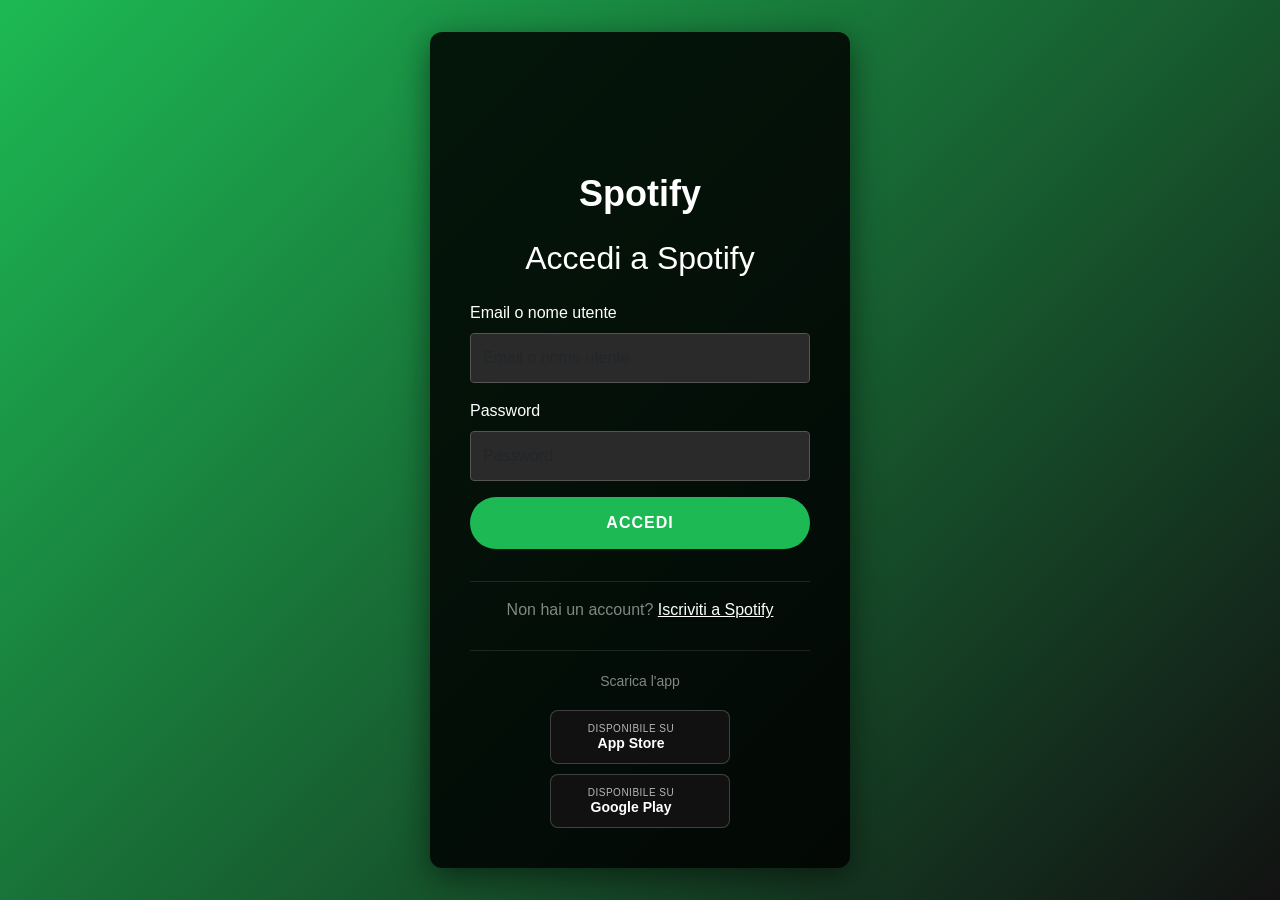
<file: index.html>
<!DOCTYPE html>
<html lang="it">
  <head>
    <meta charset="UTF-8" />
    <!--
      Entry point per GitHub Pages: senza index.html, Pages mostra il README.
      Reindirizza subito a login.html (vera pagina iniziale dell'app).
      Il meta refresh funziona anche con JavaScript disabilitato.
    -->
    <meta http-equiv="refresh" content="0; url=login.html" />
    <title>Caricamento…</title>
  </head>
  <body>
    <!-- Fallback nel caso il refresh automatico non scatti -->
    <p>Reindirizzamento in corso… <a href="login.html">Apri l'app</a></p>
  </body>
</html>
</file>
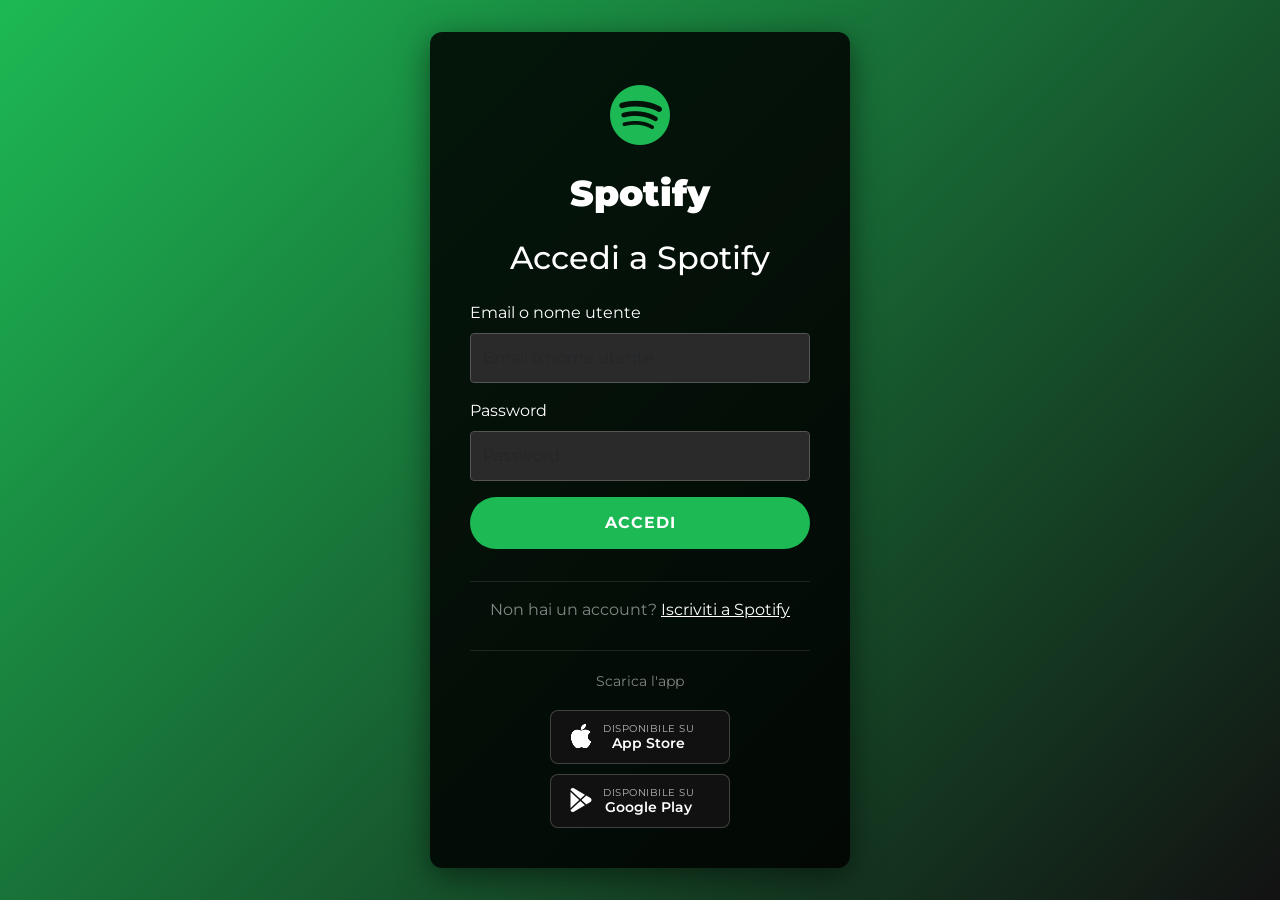
<file: home.html>
<!doctype html>
<html lang="it">
  <head>
    <meta charset="UTF-8" />
    <meta name="viewport" content="width=device-width, initial-scale=1.0" />
    <title>Spotify Clone – Home</title>
    <!-- Caricato qui (in head, prima del CSS) cosi' applica subito il tema
         salvato in localStorage prima che la pagina venga disegnata -->
    <script src="assets/js/theme.js"></script>
    <link
      href="https://cdn.jsdelivr.net/npm/bootstrap@5.3.2/dist/css/bootstrap.min.css"
      rel="stylesheet"
    />
    <link
      rel="stylesheet"
      href="https://cdn.jsdelivr.net/npm/bootstrap-icons@1.11.1/font/bootstrap-icons.css"
    />
    <link rel="preconnect" href="https://fonts.googleapis.com" />
    <link
      href="https://fonts.googleapis.com/css2?family=Montserrat:wght@400;500;600;700;800;900&display=swap"
      rel="stylesheet"
    />
    <link rel="icon" href="assets/img/image.png" />
    <link rel="stylesheet" href="assets/css/style.css" />
  </head>

  <body>
    <div class="app-container">
      <canvas
        id="glitterCanvas"
        style="
          position: fixed;
          top: 0;
          left: 0;
          width: 100%;
          height: 100%;
          pointer-events: none;
          z-index: 999;
        "
      ></canvas>
      <!-- SIDEBAR -->
      <aside class="sidebar">
        <div
          class="logo-container"
          id="logoBtn"
          style="cursor: pointer"
          title="Vai alla Home"
        >
          <i class="bi bi-spotify"></i>
          <span>Spotify</span>
        </div>

        <!-- Bottone hamburger: visibile solo su mobile (≤480px) -->
        <button
          class="sidebar-toggle"
          id="sidebarToggle"
          aria-label="Apri menu"
          aria-expanded="false"
        >
          <i class="bi bi-list"></i>
        </button>

        <!-- Contenitore voci: a tendina/overlay su mobile, flat su desktop (display:contents) -->
        <div class="sidebar-menu">
          <nav class="main-nav">
            <a href="home.html" class="nav-link active" data-page="home">
              <i class="bi bi-house-door-fill"></i>
              <span>Home</span>
            </a>
            <a href="search.html" class="nav-link" data-page="search">
              <i class="bi bi-search"></i>
              <span>Cerca</span>
            </a>
            <a href="home.html" class="nav-link" data-page="library">
              <i class="bi bi-music-note-list"></i>
              <span>La tua libreria</span>
            </a>
            <a href="#" class="nav-link" id="wrappedBtn" data-page="wrapped">
              <i class="bi bi-graph-up"></i>
              <span>Il tuo Wrapped</span>
            </a>
          </nav>

          <div class="playlist-actions">
            <a href="liked.html" class="nav-link" data-page="liked">
              <div class="action-icon liked-icon"><i class="bi bi-heart-fill"></i></div>
              <span>Brani che ti piacciono</span>
            </a>

            <a href="#" class="nav-link" id="favoriteArtistsBtn">
              <div class="action-icon">
                <i class="bi bi-person-heart"></i>
              </div>
              <span>Artisti preferiti</span>
            </a>

            <a href="#" class="nav-link" id="createPlaylistBtn">
              <div class="action-icon"><i class="bi bi-plus-lg"></i></div>
              <span>Crea playlist</span>
            </a>
          </div>

          <hr class="sidebar-divider" />
          <div class="user-playlists" id="userPlaylists"></div>
        </div>
      </aside>

      <!-- AREA PRINCIPALE -->
      <main class="main-content">
        <header class="top-bar">
          <div class="nav-buttons">
            <button class="nav-btn" id="backBtn">
              <i class="bi bi-chevron-left"></i>
            </button>
            <button class="nav-btn" id="forwardBtn">
              <i class="bi bi-chevron-right"></i>
            </button>
            <button class="nav-btn" id="themeBtn" title="Personalizza il tema">
              <i class="bi bi-palette-fill"></i>
            </button>
            <div class="sleep-timer-wrapper" id="sleepTimerWrapper">
              <button class="btn-icon" id="sleepTimerBtn" title="Sleep timer">
                <i class="bi bi-moon"></i
                ><span class="sleep-timer-label" id="sleepTimerLabel"></span>
              </button>
              <div class="sleep-timer-menu" id="sleepTimerMenu">
                <button class="sleep-timer-option" data-minutes="15">
                  Smetti tra 15 min
                </button>
                <button class="sleep-timer-option" data-minutes="30">
                  Smetti tra 30 min
                </button>
                <button class="sleep-timer-option" data-minutes="60">
                  Smetti tra 60 min
                </button>
                <hr class="sleep-timer-divider" />
                <button
                  class="sleep-timer-option sleep-timer-cancel"
                  id="sleepTimerCancel"
                >
                  Annulla timer
                </button>
              </div>
            </div>
          </div>
          <div class="user-menu">
            <button class="user-btn">
              <i class="bi bi-person-circle"></i>
              <span id="userName">Utente</span>
              <i class="bi bi-caret-down-fill small"></i>
            </button>
          </div>
        </header>
        <div class="content-area" id="contentArea"></div>
      </main>

      <!-- PLAYER IN BASSO -->
      <footer class="player">
        <div class="player-left">
          <img
            id="playerCover"
            src=""
            alt=""
            class="player-cover"
            style="display: none"
          />
          <div class="player-track-info">
            <div class="track-title" id="playerTitle">
              Nessun brano in riproduzione
            </div>
            <div class="track-artist" id="playerArtist">--</div>
          </div>
          <button class="btn-icon ms-3" id="likeBtn">
            <i class="bi bi-heart"></i>
          </button>
        </div>

        <div class="player-center">
          <div class="player-controls">
            <button class="btn-icon" id="shuffleBtn">
              <i class="bi bi-shuffle"></i>
            </button>
            <button class="btn-icon" id="prevBtn">
              <i class="bi bi-skip-start-fill"></i>
            </button>
            <button class="btn-play" id="playBtn">
              <i class="bi bi-play-fill"></i>
            </button>
            <button class="btn-icon" id="nextBtn">
              <i class="bi bi-skip-end-fill"></i>
            </button>
            <button class="btn-icon" id="repeatBtn">
              <i class="bi bi-repeat"></i>
            </button>
          </div>
          <div class="player-progress">
            <span class="time-text" id="currentTime">0:00</span>
            <div class="progress-bar-container" id="progressContainer">
              <div class="progress-bar-hover" id="progressHover"></div>
              <div class="progress-bar-fill" id="progressFill"></div>
              <div class="progress-bar-tooltip" id="progressTooltip">0:00</div>
            </div>
            <span class="time-text" id="totalTime">0:00</span>
          </div>
        </div>

            <div class="player-right">
                <button class="btn-icon"><i class="bi bi-music-note-list"></i></button>
                <button class="btn-icon"><i class="bi bi-pc-display"></i></button>
                <div class="volume-control">
                    <button class="btn-icon" id="volumeBtn"><i class="bi bi-volume-up-fill"></i></button>
                    <div class="volume-bar-container" id="volumeContainer">
                        <div class="volume-bar-hover" id="volumeHover"></div>
                        <div class="volume-bar-fill" id="volumeFill" style="width:70%;">
                            <div class="volume-bar-thumb"></div>
                        </div>
                    </div>
                </div>
            </div>
      </footer>
    </div>

    <!-- MODAL CREA PLAYLIST -->
    <div class="modal fade" id="playlistModal" tabindex="-1">
      <div class="modal-dialog modal-dialog-centered">
        <div class="modal-content bg-dark text-white">
          <div class="modal-header border-secondary">
            <h5 class="modal-title">Crea nuova playlist</h5>
            <button
              type="button"
              class="btn-close btn-close-white"
              data-bs-dismiss="modal"
            ></button>
          </div>
          <div class="modal-body">
            <input
              type="text"
              class="form-control login-input"
              id="newPlaylistName"
              placeholder="Nome playlist"
            />
          </div>
          <div class="modal-footer border-secondary">
            <button
              type="button"
              class="btn btn-outline-light"
              data-bs-dismiss="modal"
            >
              Annulla
            </button>
            <button
              type="button"
              class="btn btn-spotify"
              id="confirmPlaylistBtn"
            >
              Crea
            </button>
          </div>
        </div>
      </div>
    </div>

    <!-- MODAL MODIFICA PROFILO -->
    <div class="modal fade" id="profileModal" tabindex="-1">
      <div class="modal-dialog modal-dialog-centered">
        <div class="modal-content bg-dark text-white">
          <div class="modal-header border-secondary">
            <h5 class="modal-title">Modifica profilo</h5>
            <button
              type="button"
              class="btn-close btn-close-white"
              data-bs-dismiss="modal"
            ></button>
          </div>
          <div class="modal-body">
            <div class="d-flex gap-3 align-items-center mb-3">
              <div
                class="profile-photo-edit"
                id="profilePhotoEdit"
                onclick="document.getElementById('profilePhotoInput').click()"
              >
                <span id="profilePhotoPlaceholder"
                  ><i class="bi bi-camera-fill"></i
                ></span>
              </div>
              <div class="flex-grow-1">
                <label class="form-label text-white">Nome</label>
                <input
                  type="text"
                  class="form-control login-input"
                  id="editDisplayName"
                  placeholder="Il tuo nome"
                />
                <small class="text-white-50 d-block mt-2"
                  >Clicca sull'immagine per caricare una foto</small
                >
              </div>
            </div>
            <div class="mb-3">
              <label class="form-label text-white">Bio</label>
              <textarea
                class="form-control login-input"
                id="editBio"
                rows="3"
                placeholder="Raccontati in poche parole..."
              ></textarea>
            </div>
            <div class="mb-2">
              <label class="form-label text-white">Città</label>
              <input
                type="text"
                class="form-control login-input"
                id="editLocation"
                placeholder="Es. Milano, Italia"
              />
            </div>
            <input
              type="file"
              id="profilePhotoInput"
              accept="image/*"
              style="display: none"
            />
          </div>
          <div class="modal-footer border-secondary">
            <button
              type="button"
              class="btn btn-outline-light"
              data-bs-dismiss="modal"
            >
              Annulla
            </button>
            <button type="button" class="btn btn-spotify" id="saveProfileBtn">
              Salva
            </button>
          </div>
        </div>
      </div>
    </div>

    <!-- MODAL RINOMINA PLAYLIST -->
    <div class="modal fade" id="renamePlaylistModal" tabindex="-1">
      <div class="modal-dialog modal-dialog-centered">
        <div class="modal-content bg-dark text-white">
          <div class="modal-header border-secondary">
            <h5 class="modal-title">Rinomina playlist</h5>
            <button
              type="button"
              class="btn-close btn-close-white"
              data-bs-dismiss="modal"
            ></button>
          </div>
          <div class="modal-body">
            <input
              type="text"
              class="form-control login-input"
              id="renamePlaylistInput"
              placeholder="Nuovo nome"
            />
          </div>
          <div class="modal-footer border-secondary">
            <button
              type="button"
              class="btn btn-outline-light"
              data-bs-dismiss="modal"
            >
              Annulla
            </button>
            <button type="button" class="btn btn-spotify" id="confirmRenameBtn">
              Rinomina
            </button>
          </div>
        </div>
      </div>
    </div>

    <!-- MODAL CONFERMA (azioni distruttive, es. elimina playlist) -->
    <div class="modal fade" id="confirmModal" tabindex="-1">
      <div class="modal-dialog modal-dialog-centered">
        <div class="modal-content bg-dark text-white">
          <div class="modal-header border-secondary">
            <h5 class="modal-title">Conferma</h5>
            <button
              type="button"
              class="btn-close btn-close-white"
              data-bs-dismiss="modal"
            ></button>
          </div>
          <div class="modal-body" id="confirmModalBody"></div>
          <div class="modal-footer border-secondary">
            <button
              type="button"
              class="btn btn-outline-light"
              data-bs-dismiss="modal"
            >
              Annulla
            </button>
            <button
              type="button"
              class="btn btn-spotify"
              id="confirmModalOkBtn"
            >
              Conferma
            </button>
          </div>
        </div>
      </div>
    </div>

    <!-- MODAL DETTAGLIO BRANO (click su riga ≥480px) -->
    <div
      class="modal fade"
      id="trackDetailModal"
      tabindex="-1"
      aria-hidden="true"
    >
      <div class="modal-dialog modal-dialog-centered track-detail-dialog">
        <div class="modal-content track-detail-content">
          <button
            type="button"
            class="btn-close btn-close-white track-detail-close"
            data-bs-dismiss="modal"
            aria-label="Chiudi"
          ></button>
          <img id="trackDetailCover" src="" alt="" class="track-detail-cover" />
          <div class="track-detail-info">
            <p class="track-detail-badge">Brano</p>
            <h2 class="track-detail-title" id="trackDetailTitle"></h2>
            <p class="track-detail-artist" id="trackDetailArtist"></p>
            <p class="track-detail-album" id="trackDetailAlbum"></p>
            <p class="track-detail-duration" id="trackDetailDuration"></p>
            <div class="track-detail-actions">
              <button
                class="btn-play-large"
                id="trackDetailPlayBtn"
                title="Riproduci"
              >
                <i class="bi bi-play-fill"></i>
              </button>
              <button
                class="btn-icon track-detail-like-btn"
                id="trackDetailLikeBtn"
                title="Mi piace"
              >
                <i class="bi bi-heart"></i>
              </button>
              <button
                class="btn-icon track-detail-add-btn"
                id="trackDetailAddBtn"
                title="Aggiungi a playlist"
              >
                <i class="bi bi-plus-circle"></i>
              </button>
              <button
                class="btn-icon track-detail-share-btn"
                id="trackDetailShareBtn"
                title="Condividi"
              >
                <i class="bi bi-share"></i>
              </button>
            </div>
          </div>
        </div>
      </div>
    </div>

    <!-- MODAL AZIONI BRANO (menu "tre puntini" su mobile) -->
    <div class="modal fade" id="trackActionsModal" tabindex="-1">
      <div class="modal-dialog modal-dialog-centered">
        <div class="modal-content bg-dark text-white">
          <div class="modal-header border-secondary">
            <h5 class="modal-title" id="trackActionsTitle">Opzioni brano</h5>
            <button
              type="button"
              class="btn-close btn-close-white"
              data-bs-dismiss="modal"
            ></button>
          </div>
          <div class="modal-body">
            <div id="trackActionsList" class="add-playlist-list"></div>
          </div>
        </div>
      </div>
    </div>

    <!-- MODAL AGGIUNGI A PLAYLIST -->
    <div class="modal fade" id="addPlaylistModal" tabindex="-1">
      <div class="modal-dialog modal-dialog-centered">
        <div class="modal-content bg-dark text-white">
          <div class="modal-header border-secondary">
            <h5 class="modal-title">Aggiungi a una playlist</h5>
            <button
              type="button"
              class="btn-close btn-close-white"
              data-bs-dismiss="modal"
            ></button>
          </div>
          <div class="modal-body">
            <!-- Elenco playlist popolato via JS -->
            <div id="addPlaylistList" class="add-playlist-list"></div>
            <hr class="border-secondary" />
            <div class="d-flex gap-2">
              <input
                type="text"
                class="form-control login-input"
                id="addNewPlaylistName"
                placeholder="Nuova playlist"
              />
              <button
                type="button"
                class="btn btn-spotify text-nowrap"
                id="addCreatePlaylistBtn"
              >
                Crea e aggiungi
              </button>
            </div>
          </div>
        </div>
      </div>
    </div>

    <!-- MODAL PERSONALIZZA TEMA -->
    <div class="modal fade" id="themeModal" tabindex="-1">
      <div class="modal-dialog modal-dialog-centered">
        <div class="modal-content bg-dark text-white">
          <div class="modal-header border-secondary">
            <h5 class="modal-title">Personalizza il tema</h5>
            <button
              type="button"
              class="btn-close btn-close-white"
              data-bs-dismiss="modal"
            ></button>
          </div>
          <div class="modal-body">
            <p class="text-white-50 small mb-3">
              Scegli una palette di colori per personalizzare la pagina.
            </p>
            <!-- Popolata via JS da renderThemeSwatches() in assets/js/theme.js -->
            <div class="theme-swatch-grid" id="themeSwatchGrid"></div>
          </div>
        </div>
      </div>
    </div>

    <!-- MODAL CONDIVIDI BRANO -->
    <div class="modal fade" id="shareModal" tabindex="-1">
      <div class="modal-dialog modal-dialog-centered">
        <div class="modal-content bg-dark text-white">
          <div class="modal-header border-secondary">
            <div>
              <h5 class="modal-title" id="shareModalTitle"></h5>
              <p class="text-secondary mb-0 small" id="shareModalArtist"></p>
            </div>
            <button
              type="button"
              class="btn-close btn-close-white"
              data-bs-dismiss="modal"
            ></button>
          </div>
          <div class="modal-body">
            <div class="share-buttons">
              <a
                id="shareWhatsApp"
                href="#"
                target="_blank"
                rel="noopener"
                class="share-btn share-btn-whatsapp"
              >
                <i class="bi bi-whatsapp"></i><span>WhatsApp</span>
              </a>
              <a
                id="shareTelegram"
                href="#"
                target="_blank"
                rel="noopener"
                class="share-btn share-btn-telegram"
              >
                <i class="bi bi-telegram"></i><span>Telegram</span>
              </a>
              <a
                id="shareTwitter"
                href="#"
                target="_blank"
                rel="noopener"
                class="share-btn share-btn-twitter"
              >
                <i class="bi bi-twitter-x"></i><span>X / Twitter</span>
              </a>
              <button id="shareCopyBtn" class="share-btn share-btn-copy">
                <i class="bi bi-link-45deg"></i><span>Copia link</span>
              </button>
            </div>
          </div>
        </div>
      </div>
    </div>

    <audio id="audioPlayer" preload="none"></audio>

    <script src="https://cdn.jsdelivr.net/npm/bootstrap@5.3.2/dist/js/bootstrap.bundle.min.js"></script>
    <script src="assets/js/data.js"></script>
    <script src="assets/js/itunes-api.js"></script>
    <script src="assets/js/app.js"></script>
    <script src="assets/js/home.js"></script>
  </body>
</html>
</file>
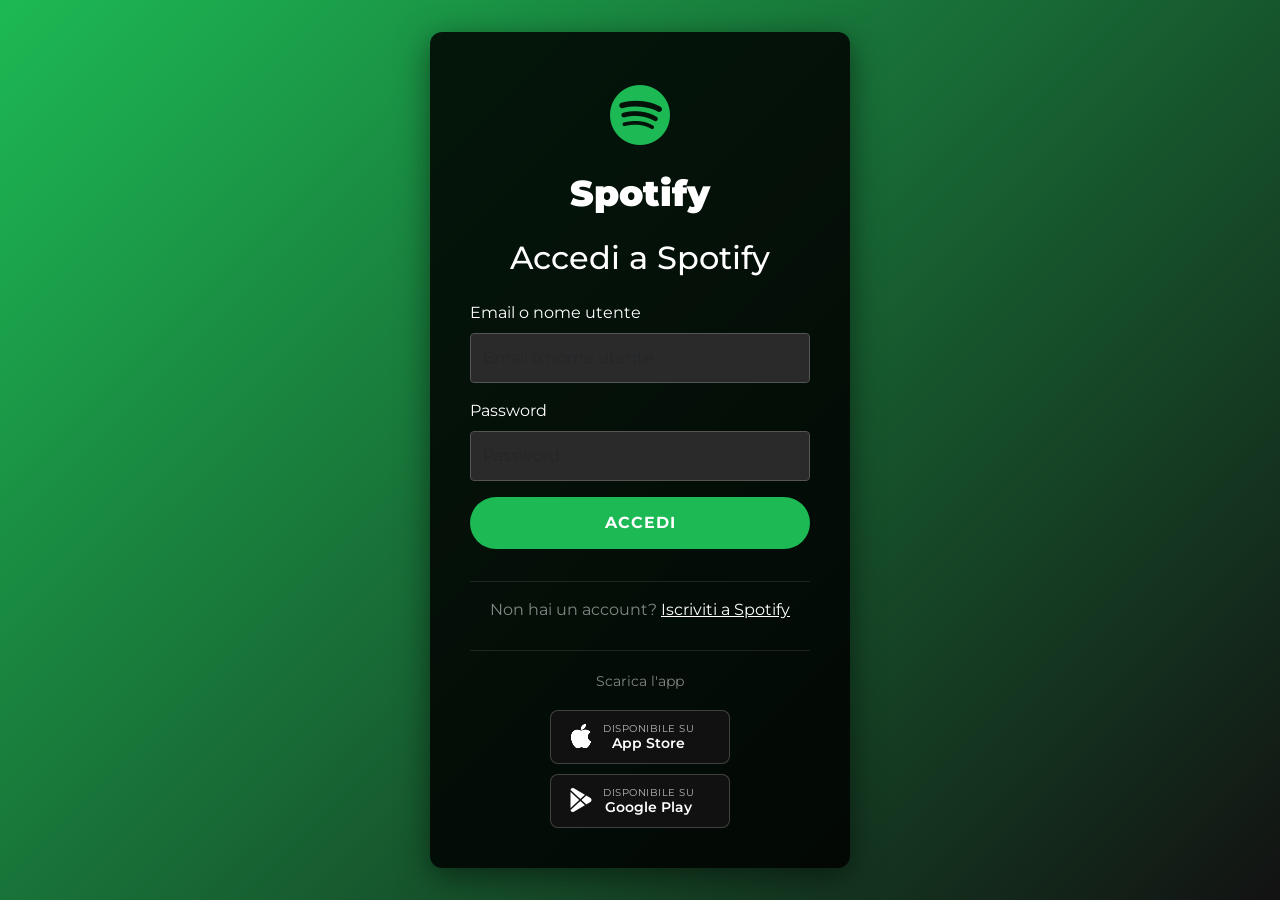
<file: liked.html>
<!DOCTYPE html>
<html lang="it">

<head>
    <meta charset="UTF-8">
    <meta name="viewport" content="width=device-width, initial-scale=1.0">
    <title>Spotify Clone – Brani preferiti</title>
    <!-- Caricato qui (in head, prima del CSS) cosi' applica subito il tema
         salvato in localStorage prima che la pagina venga disegnata -->
    <script src="assets/js/theme.js"></script>
    <link href="https://cdn.jsdelivr.net/npm/bootstrap@5.3.2/dist/css/bootstrap.min.css" rel="stylesheet">
    <link rel="stylesheet" href="https://cdn.jsdelivr.net/npm/bootstrap-icons@1.11.1/font/bootstrap-icons.css">
    <link rel="preconnect" href="https://fonts.googleapis.com">
    <link href="https://fonts.googleapis.com/css2?family=Montserrat:wght@400;500;600;700;800;900&display=swap"
        rel="stylesheet">
    <link rel="icon" href="assets/img/image.png">
    <link rel="stylesheet" href="assets/css/style.css">
</head>

<body>

    <div class="app-container">

        <!-- SIDEBAR -->
        <aside class="sidebar">
            <div class="logo-container" id="logoBtn" style="cursor:pointer;" title="Vai alla Home">
                <i class="bi bi-spotify"></i>
                <span>Spotify</span>
            </div>

            <!-- Bottone hamburger: visibile solo su mobile (≤480px) -->
            <button class="sidebar-toggle" id="sidebarToggle" aria-label="Apri menu" aria-expanded="false">
                <i class="bi bi-list"></i>
            </button>

            <!-- Contenitore voci: a tendina/overlay su mobile, flat su desktop (display:contents) -->
            <div class="sidebar-menu">
            <nav class="main-nav">
                <a href="home.html" class="nav-link" data-page="home">
                    <i class="bi bi-house-door-fill"></i>
                    <span>Home</span>
                </a>
                <a href="search.html" class="nav-link" data-page="search">
                    <i class="bi bi-search"></i>
                    <span>Cerca</span>
                </a>
                <a href="home.html" class="nav-link" data-page="library">
                    <i class="bi bi-music-note-list"></i>
                    <span>La tua libreria</span>
                </a>

                <a href="#" class="nav-link" id="wrappedBtn" data-page="wrapped">
                    <i class="bi bi-graph-up"></i>
                    <span>Il tuo Wrapped</span>
                </a>
                
            </nav>

                <div class="playlist-actions">
                    <a href="liked.html" class="nav-link active" data-page="liked">
                        <div class="action-icon liked-icon"><i class="bi bi-heart-fill"></i></div>
                        <span>Brani che ti piacciono</span>
                    </a>
                    <a href="#" class="nav-link" id="favoriteArtistsBtn">
                        <div class="action-icon">
                            <i class="bi bi-person-heart"></i>
                        </div>
                        <span>Artisti preferiti</span>
                    </a>
                    <a href="#" class="nav-link" id="createPlaylistBtn">
                        <div class="action-icon"><i class="bi bi-plus-lg"></i></div>
                        <span>Crea playlist</span>
                    </a>
                </div>

                <hr class="sidebar-divider">
                <div class="user-playlists" id="userPlaylists"></div>
            </div>
        </aside>

        <!-- AREA PRINCIPALE -->
        <main class="main-content">
            <header class="top-bar">
                <div class="nav-buttons">
                    <button class="nav-btn" id="backBtn"><i class="bi bi-chevron-left"></i></button>
                    <button class="nav-btn" id="forwardBtn"><i class="bi bi-chevron-right"></i></button>
                    <button class="nav-btn" id="themeBtn" title="Personalizza il tema"><i
                            class="bi bi-palette-fill"></i></button>
                    <div class="sleep-timer-wrapper" id="sleepTimerWrapper">
                        <button class="btn-icon" id="sleepTimerBtn" title="Sleep timer">
                            <i class="bi bi-moon"></i><span class="sleep-timer-label" id="sleepTimerLabel"></span>
                        </button>
                        <div class="sleep-timer-menu" id="sleepTimerMenu">
                            <button class="sleep-timer-option" data-minutes="15">Smetti tra 15 min</button>
                            <button class="sleep-timer-option" data-minutes="30">Smetti tra 30 min</button>
                            <button class="sleep-timer-option" data-minutes="60">Smetti tra 60 min</button>
                            <hr class="sleep-timer-divider">
                            <button class="sleep-timer-option sleep-timer-cancel" id="sleepTimerCancel">Annulla timer</button>
                        </div>
                    </div>
                </div>
                <div class="user-menu">
                    <button class="user-btn">
                        <i class="bi bi-person-circle"></i>
                        <span id="userName">Utente</span>
                        <i class="bi bi-caret-down-fill small"></i>
                    </button>
                </div>
            </header>
            <div class="content-area" id="contentArea"></div>
        </main>

        <!-- PLAYER IN BASSO -->
        <footer class="player">
            <div class="player-left">
                <img id="playerCover" src="" alt="" class="player-cover" style="display:none;">
                <div class="player-track-info">
                    <div class="track-title" id="playerTitle">Nessun brano in riproduzione</div>
                    <div class="track-artist" id="playerArtist">--</div>
                </div>
                <button class="btn-icon ms-3" id="likeBtn"><i class="bi bi-heart"></i></button>
            </div>

            <div class="player-center">
                <div class="player-controls">
                    <button class="btn-icon" id="shuffleBtn"><i class="bi bi-shuffle"></i></button>
                    <button class="btn-icon" id="prevBtn"><i class="bi bi-skip-start-fill"></i></button>
                    <button class="btn-play" id="playBtn"><i class="bi bi-play-fill"></i></button>
                    <button class="btn-icon" id="nextBtn"><i class="bi bi-skip-end-fill"></i></button>
                    <button class="btn-icon" id="repeatBtn"><i class="bi bi-repeat"></i></button>
                </div>
                <div class="player-progress">
                    <span class="time-text" id="currentTime">0:00</span>
                    <div class="progress-bar-container" id="progressContainer">
                        <div class="progress-bar-hover" id="progressHover"></div>
                        <div class="progress-bar-fill" id="progressFill"></div>
                        <div class="progress-bar-tooltip" id="progressTooltip">0:00</div>
                    </div>
                    <span class="time-text" id="totalTime">0:00</span>
                </div>
            </div>

            <div class="player-right">
                <button class="btn-icon"><i class="bi bi-music-note-list"></i></button>
                <button class="btn-icon"><i class="bi bi-pc-display"></i></button>
                <div class="volume-control">
                    <button class="btn-icon" id="volumeBtn"><i class="bi bi-volume-up-fill"></i></button>
                    <div class="volume-bar-container" id="volumeContainer">
                        <div class="volume-bar-hover" id="volumeHover"></div>
                        <div class="volume-bar-fill" id="volumeFill" style="width:70%;">
                            <div class="volume-bar-thumb"></div>
                        </div>
                    </div>
                </div>
            </div>
        </footer>
    </div>

    <!-- MODAL CREA PLAYLIST -->
    <div class="modal fade" id="playlistModal" tabindex="-1">
        <div class="modal-dialog modal-dialog-centered">
            <div class="modal-content bg-dark text-white">
                <div class="modal-header border-secondary">
                    <h5 class="modal-title">Crea nuova playlist</h5>
                    <button type="button" class="btn-close btn-close-white" data-bs-dismiss="modal"></button>
                </div>
                <div class="modal-body">
                    <input type="text" class="form-control login-input" id="newPlaylistName"
                        placeholder="Nome playlist">
                </div>
                <div class="modal-footer border-secondary">
                    <button type="button" class="btn btn-outline-light" data-bs-dismiss="modal">Annulla</button>
                    <button type="button" class="btn btn-spotify" id="confirmPlaylistBtn">Crea</button>
                </div>
            </div>
        </div>
    </div>

    <!-- MODAL MODIFICA PROFILO -->
    <div class="modal fade" id="profileModal" tabindex="-1">
        <div class="modal-dialog modal-dialog-centered">
            <div class="modal-content bg-dark text-white">
                <div class="modal-header border-secondary">
                    <h5 class="modal-title">Modifica profilo</h5>
                    <button type="button" class="btn-close btn-close-white" data-bs-dismiss="modal"></button>
                </div>
                <div class="modal-body">
                    <div class="d-flex gap-3 align-items-center mb-3">
                        <div class="profile-photo-edit" id="profilePhotoEdit"
                            onclick="document.getElementById('profilePhotoInput').click()">
                            <span id="profilePhotoPlaceholder"><i class="bi bi-camera-fill"></i></span>
                        </div>
                        <div class="flex-grow-1">
                            <label class="form-label text-white">Nome</label>
                            <input type="text" class="form-control login-input" id="editDisplayName"
                                placeholder="Il tuo nome">
                            <small class="text-white-50 d-block mt-2">Clicca sull'immagine per caricare una foto</small>
                        </div>
                    </div>
                    <div class="mb-3">
                        <label class="form-label text-white">Bio</label>
                        <textarea class="form-control login-input" id="editBio" rows="3"
                            placeholder="Raccontati in poche parole..."></textarea>
                    </div>
                    <div class="mb-2">
                        <label class="form-label text-white">Città</label>
                        <input type="text" class="form-control login-input" id="editLocation"
                            placeholder="Es. Milano, Italia">
                    </div>
                    <input type="file" id="profilePhotoInput" accept="image/*" style="display:none;">
                </div>
                <div class="modal-footer border-secondary">
                    <button type="button" class="btn btn-outline-light" data-bs-dismiss="modal">Annulla</button>
                    <button type="button" class="btn btn-spotify" id="saveProfileBtn">Salva</button>
                </div>
            </div>
        </div>
    </div>

    <!-- MODAL RINOMINA PLAYLIST -->
    <div class="modal fade" id="renamePlaylistModal" tabindex="-1">
      <div class="modal-dialog modal-dialog-centered">
        <div class="modal-content bg-dark text-white">
          <div class="modal-header border-secondary">
            <h5 class="modal-title">Rinomina playlist</h5>
            <button
              type="button"
              class="btn-close btn-close-white"
              data-bs-dismiss="modal"
            ></button>
          </div>
          <div class="modal-body">
            <input
              type="text"
              class="form-control login-input"
              id="renamePlaylistInput"
              placeholder="Nuovo nome"
            />
          </div>
          <div class="modal-footer border-secondary">
            <button
              type="button"
              class="btn btn-outline-light"
              data-bs-dismiss="modal"
            >
              Annulla
            </button>
            <button type="button" class="btn btn-spotify" id="confirmRenameBtn">
              Rinomina
            </button>
          </div>
        </div>
      </div>
    </div>

    <!-- MODAL CONFERMA (azioni distruttive, es. elimina playlist) -->
    <div class="modal fade" id="confirmModal" tabindex="-1">
        <div class="modal-dialog modal-dialog-centered">
            <div class="modal-content bg-dark text-white">
                <div class="modal-header border-secondary">
                    <h5 class="modal-title">Conferma</h5>
                    <button type="button" class="btn-close btn-close-white" data-bs-dismiss="modal"></button>
                </div>
                <div class="modal-body" id="confirmModalBody"></div>
                <div class="modal-footer border-secondary">
                    <button type="button" class="btn btn-outline-light" data-bs-dismiss="modal">Annulla</button>
                    <button type="button" class="btn btn-spotify" id="confirmModalOkBtn">Conferma</button>
                </div>
            </div>
        </div>
    </div>

    <!-- MODAL DETTAGLIO BRANO (click su riga ≥480px) -->
    <div class="modal fade" id="trackDetailModal" tabindex="-1" aria-hidden="true">
        <div class="modal-dialog modal-dialog-centered track-detail-dialog">
            <div class="modal-content track-detail-content">
                <button type="button" class="btn-close btn-close-white track-detail-close" data-bs-dismiss="modal"
                    aria-label="Chiudi"></button>
                <img id="trackDetailCover" src="" alt="" class="track-detail-cover">
                <div class="track-detail-info">
                    <p class="track-detail-badge">Brano</p>
                    <h2 class="track-detail-title" id="trackDetailTitle"></h2>
                    <p class="track-detail-artist" id="trackDetailArtist"></p>
                    <p class="track-detail-album" id="trackDetailAlbum"></p>
                    <p class="track-detail-duration" id="trackDetailDuration"></p>
                    <div class="track-detail-actions">
                        <button class="btn-play-large" id="trackDetailPlayBtn" title="Riproduci">
                            <i class="bi bi-play-fill"></i>
                        </button>
                        <button class="btn-icon track-detail-like-btn" id="trackDetailLikeBtn" title="Mi piace">
                            <i class="bi bi-heart"></i>
                        </button>
                        <button class="btn-icon track-detail-add-btn" id="trackDetailAddBtn"
                            title="Aggiungi a playlist">
                            <i class="bi bi-plus-circle"></i>
                        </button>
                        <button class="btn-icon track-detail-share-btn" id="trackDetailShareBtn" title="Condividi">
                            <i class="bi bi-share"></i>
                        </button>
                    </div>
                </div>
            </div>
        </div>
    </div>

    <!-- MODAL AZIONI BRANO (menu "tre puntini" su mobile) -->
    <div class="modal fade" id="trackActionsModal" tabindex="-1">
        <div class="modal-dialog modal-dialog-centered">
            <div class="modal-content bg-dark text-white">
                <div class="modal-header border-secondary">
                    <h5 class="modal-title" id="trackActionsTitle">Opzioni brano</h5>
                    <button type="button" class="btn-close btn-close-white" data-bs-dismiss="modal"></button>
                </div>
                <div class="modal-body">
                    <div id="trackActionsList" class="add-playlist-list"></div>
                </div>
            </div>
        </div>
    </div>

    <!-- MODAL AGGIUNGI A PLAYLIST -->
    <div class="modal fade" id="addPlaylistModal" tabindex="-1">
        <div class="modal-dialog modal-dialog-centered">
            <div class="modal-content bg-dark text-white">
                <div class="modal-header border-secondary">
                    <h5 class="modal-title">Aggiungi a una playlist</h5>
                    <button type="button" class="btn-close btn-close-white" data-bs-dismiss="modal"></button>
                </div>
                <div class="modal-body">
                    <!-- Elenco playlist popolato via JS -->
                    <div id="addPlaylistList" class="add-playlist-list"></div>
                    <hr class="border-secondary">
                    <div class="d-flex gap-2">
                        <input type="text" class="form-control login-input" id="addNewPlaylistName"
                            placeholder="Nuova playlist">
                        <button type="button" class="btn btn-spotify text-nowrap" id="addCreatePlaylistBtn">Crea e
                            aggiungi</button>
                    </div>
                </div>
            </div>
        </div>
    </div>

    <!-- MODAL PERSONALIZZA TEMA -->
    <div class="modal fade" id="themeModal" tabindex="-1">
        <div class="modal-dialog modal-dialog-centered">
            <div class="modal-content bg-dark text-white">
                <div class="modal-header border-secondary">
                    <h5 class="modal-title">Personalizza il tema</h5>
                    <button type="button" class="btn-close btn-close-white" data-bs-dismiss="modal"></button>
                </div>
                <div class="modal-body">
                    <p class="text-white-50 small mb-3">Scegli una palette di colori. La scelta resta salvata anche dopo
                        un refresh della pagina.</p>
                    <!-- Popolata via JS da renderThemeSwatches() in assets/js/theme.js -->
                    <div class="theme-swatch-grid" id="themeSwatchGrid"></div>
                </div>
            </div>
        </div>
    </div>

    <!-- MODAL CONDIVIDI BRANO -->
    <div class="modal fade" id="shareModal" tabindex="-1">
        <div class="modal-dialog modal-dialog-centered">
            <div class="modal-content bg-dark text-white">
                <div class="modal-header border-secondary">
                    <div>
                        <h5 class="modal-title" id="shareModalTitle"></h5>
                        <p class="text-secondary mb-0 small" id="shareModalArtist"></p>
                    </div>
                    <button type="button" class="btn-close btn-close-white" data-bs-dismiss="modal"></button>
                </div>
                <div class="modal-body">
                    <div class="share-buttons">
                        <a id="shareWhatsApp" href="#" target="_blank" rel="noopener"
                            class="share-btn share-btn-whatsapp">
                            <i class="bi bi-whatsapp"></i><span>WhatsApp</span>
                        </a>
                        <a id="shareTelegram" href="#" target="_blank" rel="noopener"
                            class="share-btn share-btn-telegram">
                            <i class="bi bi-telegram"></i><span>Telegram</span>
                        </a>
                        <a id="shareTwitter" href="#" target="_blank" rel="noopener"
                            class="share-btn share-btn-twitter">
                            <i class="bi bi-twitter-x"></i><span>X / Twitter</span>
                        </a>
                        <button id="shareCopyBtn" class="share-btn share-btn-copy">
                            <i class="bi bi-link-45deg"></i><span>Copia link</span>
                        </button>
                    </div>
                </div>
            </div>
        </div>
    </div>

    <audio id="audioPlayer" preload="none"></audio>

    <script src="https://cdn.jsdelivr.net/npm/bootstrap@5.3.2/dist/js/bootstrap.bundle.min.js"></script>
    <script src="assets/js/data.js"></script>
    <script src="assets/js/itunes-api.js"></script>
    <script src="assets/js/app.js"></script>
    <script src="assets/js/liked.js"></script>
</body>

</html>
</file>
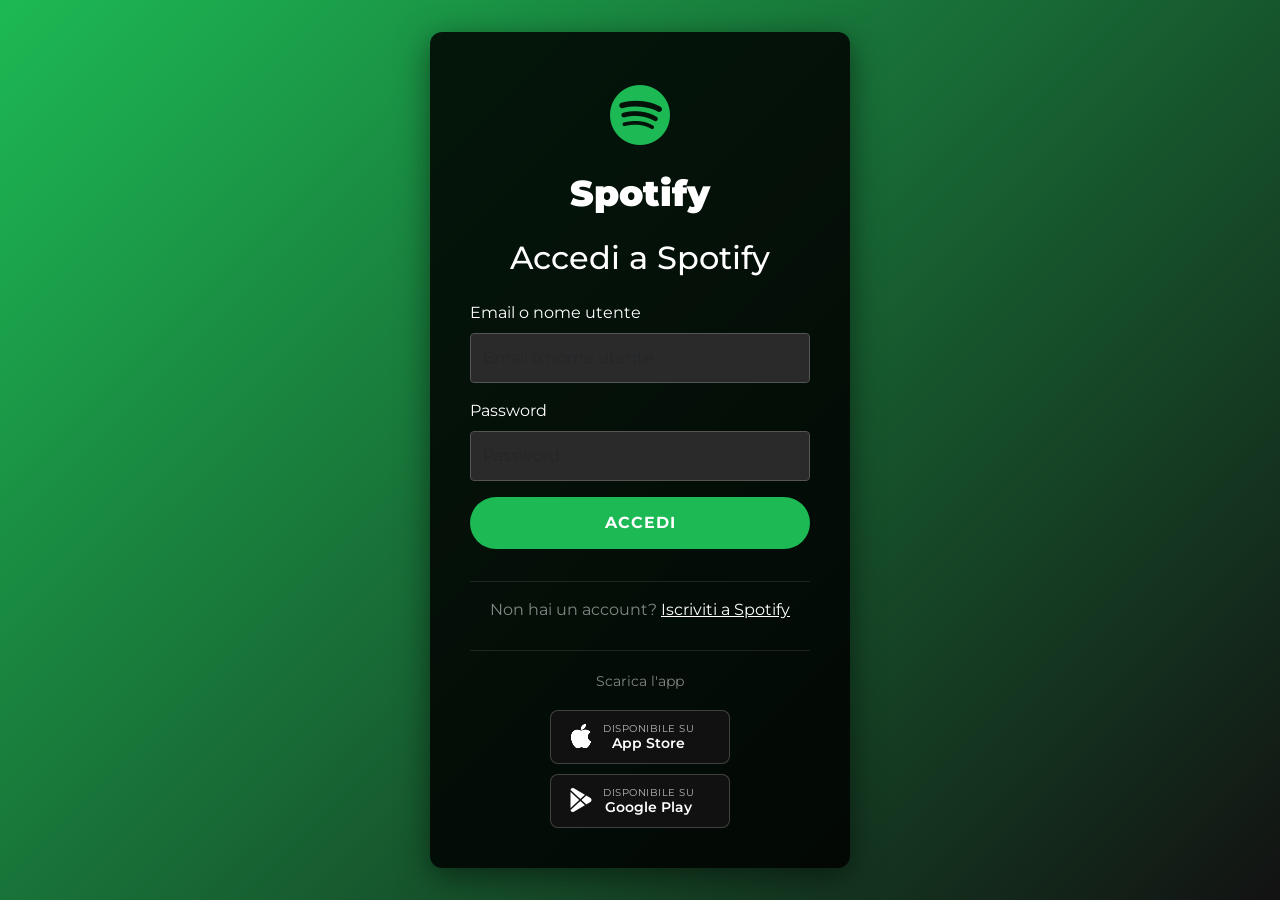
<file: login.html>
<!DOCTYPE html>
<html lang="it">
<head>
    <meta charset="UTF-8">
    <meta name="viewport" content="width=device-width, initial-scale=1.0">
    <title>Spotify Clone – Accedi</title>
    <!-- Solo per coerenza visiva: applica il tema scelto anche alla schermata
         di login (gradiente e bottone "ACCEDI" usano le stesse variabili CSS).
         Non c'è bottone/modale qui: lo switcher è disponibile solo dopo il login -->
    <script src="assets/js/theme.js"></script>
    <link href="https://cdn.jsdelivr.net/npm/bootstrap@5.3.2/dist/css/bootstrap.min.css" rel="stylesheet">
    <link rel="stylesheet" href="https://cdn.jsdelivr.net/npm/bootstrap-icons@1.11.1/font/bootstrap-icons.css">
    <link rel="preconnect" href="https://fonts.googleapis.com">
    <link href="https://fonts.googleapis.com/css2?family=Montserrat:wght@400;500;600;700;800;900&display=swap" rel="stylesheet">
     <link rel="icon" href="assets/img/image.png">
    <link rel="stylesheet" href="assets/css/style.css">
</head>
<body>

    <div class="login-screen">
        <div class="login-box">
            <div class="text-center mb-4">
                <i class="bi bi-spotify spotify-logo"></i>
                <h1 class="login-title">Spotify</h1>
            </div>
            <h2 class="text-center text-white mb-4">Accedi a Spotify</h2>
            <form id="loginForm">
                <div class="mb-3">
                    <label class="form-label text-white">Email o nome utente</label>
                    <input type="text" class="form-control login-input" id="loginUser" placeholder="Email o nome utente">
                    <div id="loginEmailError" class="text-danger small mt-1 d-none">Inserisci un'email o un nome utente valido.</div>
                </div>
                <div class="mb-3">
                    <label class="form-label text-white">Password</label>
                    <input type="password" class="form-control login-input" id="loginPass" placeholder="Password">
                </div>
                <button type="submit" class="btn btn-spotify w-100 mb-3" id="loginSubmitBtn">ACCEDI</button>
                <hr class="text-secondary">
                <div class="text-center text-white-50">
                    Non hai un account? <a href="#" class="text-white">Iscriviti a Spotify</a>
                </div>
            </form>

            <div class="store-badges">
                <p class="text-white-50 small mb-2">Scarica l'app</p>
                <a href="#" class="store-badge" title="Scarica su App Store">
                    <i class="bi bi-apple"></i>
                    <span>
                        <small>Disponibile su</small>
                        App Store
                    </span>
                </a>
                <a href="#" class="store-badge" title="Scarica su Google Play">
                    <i class="bi bi-google-play"></i>
                    <span>
                        <small>Disponibile su</small>
                        Google Play
                    </span>
                </a>
            </div>
        </div>
    </div>

    <script src="https://cdn.jsdelivr.net/npm/bootstrap@5.3.2/dist/js/bootstrap.bundle.min.js"></script>
    <script src="assets/js/data.js"></script>
    <script src="assets/js/login.js"></script>
</body>
</html>
</file>
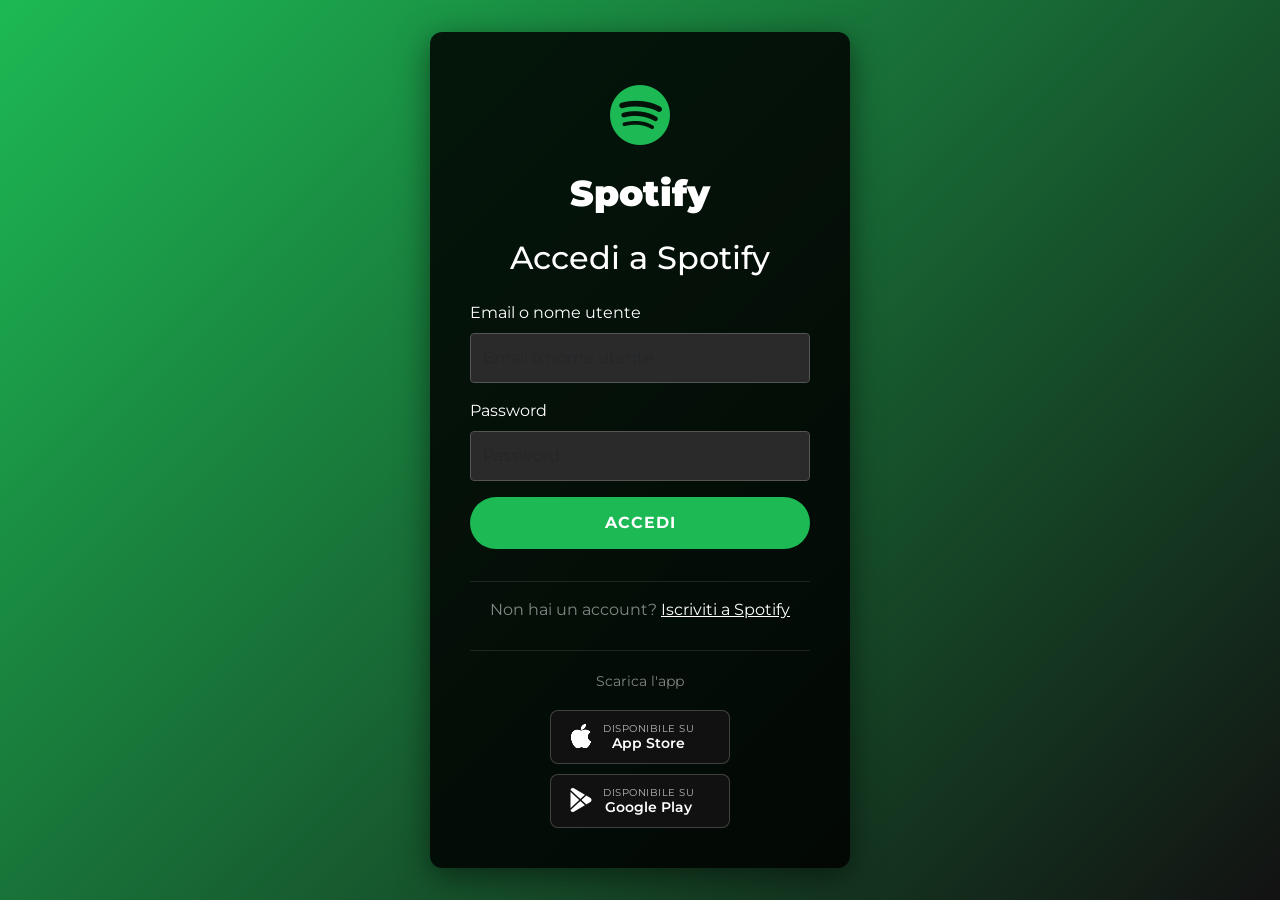
<file: search.html>
<!DOCTYPE html>
<html lang="it">

<head>
    <meta charset="UTF-8">
    <meta name="viewport" content="width=device-width, initial-scale=1.0">
    <title>Spotify Clone – Cerca</title>
    <!-- Caricato qui (in head, prima del CSS) cosi' applica subito il tema
         salvato in localStorage prima che la pagina venga disegnata -->
    <script src="assets/js/theme.js"></script>
    <link href="https://cdn.jsdelivr.net/npm/bootstrap@5.3.2/dist/css/bootstrap.min.css" rel="stylesheet">
    <link rel="stylesheet" href="https://cdn.jsdelivr.net/npm/bootstrap-icons@1.11.1/font/bootstrap-icons.css">
    <link rel="preconnect" href="https://fonts.googleapis.com">
    <link href="https://fonts.googleapis.com/css2?family=Montserrat:wght@400;500;600;700;800;900&display=swap"
        rel="stylesheet">
    <link rel="icon" href="assets/img/image.png">
    <link rel="stylesheet" href="assets/css/style.css">
</head>

<body>

    <div class="app-container">

        <!-- SIDEBAR -->
        <aside class="sidebar">
            <div class="logo-container" id="logoBtn" style="cursor:pointer;" title="Vai alla Home">
                <i class="bi bi-spotify"></i>
                <span>Spotify</span>
            </div>

            <!-- Bottone hamburger: visibile solo su mobile (≤480px) -->
            <button class="sidebar-toggle" id="sidebarToggle" aria-label="Apri menu" aria-expanded="false">
                <i class="bi bi-list"></i>
            </button>

            <!-- Contenitore voci: a tendina/overlay su mobile, flat su desktop (display:contents) -->
            <div class="sidebar-menu">
            <nav class="main-nav">
                <a href="home.html" class="nav-link" data-page="home">
                    <i class="bi bi-house-door-fill"></i>
                    <span>Home</span>
                </a>
                <a href="search.html" class="nav-link active" data-page="search">
                    <i class="bi bi-search"></i>
                    <span>Cerca</span>
                </a>
                <a href="home.html" class="nav-link" data-page="library">
                    <i class="bi bi-music-note-list"></i>
                    <span>La tua libreria</span>
                </a>

                <a href="#" class="nav-link" id="wrappedBtn" data-page="wrapped">
                    <i class="bi bi-graph-up"></i>
                    <span>Il tuo Wrapped</span>
                </a>
                
            </nav>

                <div class="playlist-actions">
                    <a href="liked.html" class="nav-link" data-page="liked">
                        <div class="action-icon liked-icon"><i class="bi bi-heart-fill"></i></div>
                        <span>Brani che ti piacciono</span>
                    </a>
                    <a href="#" class="nav-link" id="favoriteArtistsBtn">
                        <div class="action-icon">
                            <i class="bi bi-person-heart"></i>
                        </div>
                        <span>Artisti preferiti</span>
                    </a>
                    <a href="#" class="nav-link" id="createPlaylistBtn">
                        <div class="action-icon"><i class="bi bi-plus-lg"></i></div>
                        <span>Crea playlist</span>
                    </a>
                </div>

                <hr class="sidebar-divider">
                <div class="user-playlists" id="userPlaylists"></div>
            </div>
        </aside>

        <!-- AREA PRINCIPALE -->
        <main class="main-content">
            <header class="top-bar">
                <div class="nav-buttons">
                    <button class="nav-btn" id="backBtn"><i class="bi bi-chevron-left"></i></button>
                    <button class="nav-btn" id="forwardBtn"><i class="bi bi-chevron-right"></i></button>
                    <button class="nav-btn" id="themeBtn" title="Personalizza il tema"><i
                            class="bi bi-palette-fill"></i></button>
                    <div class="sleep-timer-wrapper" id="sleepTimerWrapper">
                        <button class="btn-icon" id="sleepTimerBtn" title="Sleep timer">
                            <i class="bi bi-moon"></i><span class="sleep-timer-label" id="sleepTimerLabel"></span>
                        </button>
                        <div class="sleep-timer-menu" id="sleepTimerMenu">
                            <button class="sleep-timer-option" data-minutes="15">Smetti tra 15 min</button>
                            <button class="sleep-timer-option" data-minutes="30">Smetti tra 30 min</button>
                            <button class="sleep-timer-option" data-minutes="60">Smetti tra 60 min</button>
                            <hr class="sleep-timer-divider">
                            <button class="sleep-timer-option sleep-timer-cancel" id="sleepTimerCancel">Annulla timer</button>
                        </div>
                    </div>
                </div>
                <div class="user-menu">
                    <button class="user-btn">
                        <i class="bi bi-person-circle"></i>
                        <span id="userName">Utente</span>
                        <i class="bi bi-caret-down-fill small"></i>
                    </button>
                </div>
            </header>
            <div class="content-area" id="contentArea"></div>
        </main>

        <!-- PLAYER IN BASSO -->
        <footer class="player">
            <div class="player-left">
                <img id="playerCover" src="" alt="" class="player-cover" style="display:none;">
                <div class="player-track-info">
                    <div class="track-title" id="playerTitle">Nessun brano in riproduzione</div>
                    <div class="track-artist" id="playerArtist">--</div>
                </div>
                <button class="btn-icon ms-3" id="likeBtn"><i class="bi bi-heart"></i></button>
            </div>

            <div class="player-center">
                <div class="player-controls">
                    <button class="btn-icon" id="shuffleBtn"><i class="bi bi-shuffle"></i></button>
                    <button class="btn-icon" id="prevBtn"><i class="bi bi-skip-start-fill"></i></button>
                    <button class="btn-play" id="playBtn"><i class="bi bi-play-fill"></i></button>
                    <button class="btn-icon" id="nextBtn"><i class="bi bi-skip-end-fill"></i></button>
                    <button class="btn-icon" id="repeatBtn"><i class="bi bi-repeat"></i></button>
                </div>
                <div class="player-progress">
                    <span class="time-text" id="currentTime">0:00</span>
                    <div class="progress-bar-container" id="progressContainer">
                        <div class="progress-bar-hover" id="progressHover"></div>
                        <div class="progress-bar-fill" id="progressFill"></div>
                        <div class="progress-bar-tooltip" id="progressTooltip">0:00</div>
                    </div>
                    <span class="time-text" id="totalTime">0:00</span>
                </div>
            </div>

            <div class="player-right">
                <button class="btn-icon"><i class="bi bi-music-note-list"></i></button>
                <button class="btn-icon"><i class="bi bi-pc-display"></i></button>
                <div class="volume-control">
                    <button class="btn-icon" id="volumeBtn"><i class="bi bi-volume-up-fill"></i></button>
                    <div class="volume-bar-container" id="volumeContainer">
                        <div class="volume-bar-hover" id="volumeHover"></div>
                        <div class="volume-bar-fill" id="volumeFill" style="width:70%;">
                            <div class="volume-bar-thumb"></div>
                        </div>
                    </div>
                </div>
            </div>
        </footer>
    </div>

    <!-- MODAL CREA PLAYLIST -->
    <div class="modal fade" id="playlistModal" tabindex="-1">
        <div class="modal-dialog modal-dialog-centered">
            <div class="modal-content bg-dark text-white">
                <div class="modal-header border-secondary">
                    <h5 class="modal-title">Crea nuova playlist</h5>
                    <button type="button" class="btn-close btn-close-white" data-bs-dismiss="modal"></button>
                </div>
                <div class="modal-body">
                    <input type="text" class="form-control login-input" id="newPlaylistName"
                        placeholder="Nome playlist">
                </div>
                <div class="modal-footer border-secondary">
                    <button type="button" class="btn btn-outline-light" data-bs-dismiss="modal">Annulla</button>
                    <button type="button" class="btn btn-spotify" id="confirmPlaylistBtn">Crea</button>
                </div>
            </div>
        </div>
    </div>

    <!-- MODAL MODIFICA PROFILO -->
    <div class="modal fade" id="profileModal" tabindex="-1">
        <div class="modal-dialog modal-dialog-centered">
            <div class="modal-content bg-dark text-white">
                <div class="modal-header border-secondary">
                    <h5 class="modal-title">Modifica profilo</h5>
                    <button type="button" class="btn-close btn-close-white" data-bs-dismiss="modal"></button>
                </div>
                <div class="modal-body">
                    <div class="d-flex gap-3 align-items-center mb-3">
                        <div class="profile-photo-edit" id="profilePhotoEdit"
                            onclick="document.getElementById('profilePhotoInput').click()">
                            <span id="profilePhotoPlaceholder"><i class="bi bi-camera-fill"></i></span>
                        </div>
                        <div class="flex-grow-1">
                            <label class="form-label text-white">Nome</label>
                            <input type="text" class="form-control login-input" id="editDisplayName"
                                placeholder="Il tuo nome">
                            <small class="text-white-50 d-block mt-2">Clicca sull'immagine per caricare una foto</small>
                        </div>
                    </div>
                    <div class="mb-3">
                        <label class="form-label text-white">Bio</label>
                        <textarea class="form-control login-input" id="editBio" rows="3"
                            placeholder="Raccontati in poche parole..."></textarea>
                    </div>
                    <div class="mb-2">
                        <label class="form-label text-white">Città</label>
                        <input type="text" class="form-control login-input" id="editLocation"
                            placeholder="Es. Milano, Italia">
                    </div>
                    <input type="file" id="profilePhotoInput" accept="image/*" style="display:none;">
                </div>
                <div class="modal-footer border-secondary">
                    <button type="button" class="btn btn-outline-light" data-bs-dismiss="modal">Annulla</button>
                    <button type="button" class="btn btn-spotify" id="saveProfileBtn">Salva</button>
                </div>
            </div>
        </div>
    </div>

    <!-- MODAL RINOMINA PLAYLIST -->
    <div class="modal fade" id="renamePlaylistModal" tabindex="-1">
      <div class="modal-dialog modal-dialog-centered">
        <div class="modal-content bg-dark text-white">
          <div class="modal-header border-secondary">
            <h5 class="modal-title">Rinomina playlist</h5>
            <button
              type="button"
              class="btn-close btn-close-white"
              data-bs-dismiss="modal"
            ></button>
          </div>
          <div class="modal-body">
            <input
              type="text"
              class="form-control login-input"
              id="renamePlaylistInput"
              placeholder="Nuovo nome"
            />
          </div>
          <div class="modal-footer border-secondary">
            <button
              type="button"
              class="btn btn-outline-light"
              data-bs-dismiss="modal"
            >
              Annulla
            </button>
            <button type="button" class="btn btn-spotify" id="confirmRenameBtn">
              Rinomina
            </button>
          </div>
        </div>
      </div>
    </div>

    <!-- MODAL CONFERMA (azioni distruttive, es. elimina playlist) -->
    <div class="modal fade" id="confirmModal" tabindex="-1">
        <div class="modal-dialog modal-dialog-centered">
            <div class="modal-content bg-dark text-white">
                <div class="modal-header border-secondary">
                    <h5 class="modal-title">Conferma</h5>
                    <button type="button" class="btn-close btn-close-white" data-bs-dismiss="modal"></button>
                </div>
                <div class="modal-body" id="confirmModalBody"></div>
                <div class="modal-footer border-secondary">
                    <button type="button" class="btn btn-outline-light" data-bs-dismiss="modal">Annulla</button>
                    <button type="button" class="btn btn-spotify" id="confirmModalOkBtn">Conferma</button>
                </div>
            </div>
        </div>
    </div>

    <!-- MODAL DETTAGLIO BRANO (click su riga ≥480px) -->
    <div class="modal fade" id="trackDetailModal" tabindex="-1" aria-hidden="true">
        <div class="modal-dialog modal-dialog-centered track-detail-dialog">
            <div class="modal-content track-detail-content">
                <button type="button" class="btn-close btn-close-white track-detail-close" data-bs-dismiss="modal"
                    aria-label="Chiudi"></button>
                <img id="trackDetailCover" src="" alt="" class="track-detail-cover">
                <div class="track-detail-info">
                    <p class="track-detail-badge">Brano</p>
                    <h2 class="track-detail-title" id="trackDetailTitle"></h2>
                    <p class="track-detail-artist" id="trackDetailArtist"></p>
                    <p class="track-detail-album" id="trackDetailAlbum"></p>
                    <p class="track-detail-duration" id="trackDetailDuration"></p>
                    <div class="track-detail-actions">
                        <button class="btn-play-large" id="trackDetailPlayBtn" title="Riproduci">
                            <i class="bi bi-play-fill"></i>
                        </button>
                        <button class="btn-icon track-detail-like-btn" id="trackDetailLikeBtn" title="Mi piace">
                            <i class="bi bi-heart"></i>
                        </button>
                        <button class="btn-icon track-detail-add-btn" id="trackDetailAddBtn"
                            title="Aggiungi a playlist">
                            <i class="bi bi-plus-circle"></i>
                        </button>
                        <button class="btn-icon track-detail-share-btn" id="trackDetailShareBtn" title="Condividi">
                            <i class="bi bi-share"></i>
                        </button>
                    </div>
                </div>
            </div>
        </div>
    </div>

    <!-- MODAL AZIONI BRANO (menu "tre puntini" su mobile) -->
    <div class="modal fade" id="trackActionsModal" tabindex="-1">
        <div class="modal-dialog modal-dialog-centered">
            <div class="modal-content bg-dark text-white">
                <div class="modal-header border-secondary">
                    <h5 class="modal-title" id="trackActionsTitle">Opzioni brano</h5>
                    <button type="button" class="btn-close btn-close-white" data-bs-dismiss="modal"></button>
                </div>
                <div class="modal-body">
                    <div id="trackActionsList" class="add-playlist-list"></div>
                </div>
            </div>
        </div>
    </div>

    <!-- MODAL AGGIUNGI A PLAYLIST -->
    <div class="modal fade" id="addPlaylistModal" tabindex="-1">
        <div class="modal-dialog modal-dialog-centered">
            <div class="modal-content bg-dark text-white">
                <div class="modal-header border-secondary">
                    <h5 class="modal-title">Aggiungi a una playlist</h5>
                    <button type="button" class="btn-close btn-close-white" data-bs-dismiss="modal"></button>
                </div>
                <div class="modal-body">
                    <!-- Elenco playlist popolato via JS -->
                    <div id="addPlaylistList" class="add-playlist-list"></div>
                    <hr class="border-secondary">
                    <div class="d-flex gap-2">
                        <input type="text" class="form-control login-input" id="addNewPlaylistName"
                            placeholder="Nuova playlist">
                        <button type="button" class="btn btn-spotify text-nowrap" id="addCreatePlaylistBtn">Crea e
                            aggiungi</button>
                    </div>
                </div>
            </div>
        </div>
    </div>

    <!-- MODAL PERSONALIZZA TEMA -->
    <div class="modal fade" id="themeModal" tabindex="-1">
        <div class="modal-dialog modal-dialog-centered">
            <div class="modal-content bg-dark text-white">
                <div class="modal-header border-secondary">
                    <h5 class="modal-title">Personalizza il tema</h5>
                    <button type="button" class="btn-close btn-close-white" data-bs-dismiss="modal"></button>
                </div>
                <div class="modal-body">
                    <p class="text-white-50 small mb-3">Scegli una palette di colori. La scelta resta salvata anche dopo
                        un refresh della pagina.</p>
                    <!-- Popolata via JS da renderThemeSwatches() in assets/js/theme.js -->
                    <div class="theme-swatch-grid" id="themeSwatchGrid"></div>
                </div>
            </div>
        </div>
    </div>

    <!-- MODAL CONDIVIDI BRANO -->
    <div class="modal fade" id="shareModal" tabindex="-1">
        <div class="modal-dialog modal-dialog-centered">
            <div class="modal-content bg-dark text-white">
                <div class="modal-header border-secondary">
                    <div>
                        <h5 class="modal-title" id="shareModalTitle"></h5>
                        <p class="text-secondary mb-0 small" id="shareModalArtist"></p>
                    </div>
                    <button type="button" class="btn-close btn-close-white" data-bs-dismiss="modal"></button>
                </div>
                <div class="modal-body">
                    <div class="share-buttons">
                        <a id="shareWhatsApp" href="#" target="_blank" rel="noopener"
                            class="share-btn share-btn-whatsapp">
                            <i class="bi bi-whatsapp"></i><span>WhatsApp</span>
                        </a>
                        <a id="shareTelegram" href="#" target="_blank" rel="noopener"
                            class="share-btn share-btn-telegram">
                            <i class="bi bi-telegram"></i><span>Telegram</span>
                        </a>
                        <a id="shareTwitter" href="#" target="_blank" rel="noopener"
                            class="share-btn share-btn-twitter">
                            <i class="bi bi-twitter-x"></i><span>X / Twitter</span>
                        </a>
                        <button id="shareCopyBtn" class="share-btn share-btn-copy">
                            <i class="bi bi-link-45deg"></i><span>Copia link</span>
                        </button>
                    </div>
                </div>
            </div>
        </div>
    </div>

    <audio id="audioPlayer" preload="none"></audio>

    <script src="https://cdn.jsdelivr.net/npm/bootstrap@5.3.2/dist/js/bootstrap.bundle.min.js"></script>
    <script src="assets/js/data.js"></script>
    <script src="assets/js/itunes-api.js"></script>
    <script src="assets/js/app.js"></script>
    <script src="assets/js/search.js"></script>
</body>

</html>
</file>
<file: assets/css/style.css>
/* ============================================
   SPOTIFY CLONE - STILE TEMA SCURO
   ============================================ */
/*css ok */
:root {
  --spotify-green: #1db954;
  --spotify-green-hover: #1ed760;
  --spotify-black: #000000;
  --spotify-dark: #121212;
  --spotify-dark-gray: #181818;
  --spotify-gray: #282828;
  --spotify-light-gray: #b3b3b3;
  --spotify-white: #ffffff;
  --sidebar-bg: #000000;
  --player-bg: #181818;
  --topbar-bg: rgba(0, 0, 0, 0.5);
}

* {
  box-sizing: border-box;
}

body {
  margin: 0;
  padding: 0;
  font-family:
    "Montserrat",
    -apple-system,
    BlinkMacSystemFont,
    "Segoe UI",
    Roboto,
    sans-serif;
  background-color: var(--spotify-dark);
  color: var(--spotify-white);
  overflow: hidden;
  height: 100vh;
}

/* ============================================
   SCHERMATA LOGIN
   ============================================ */
.login-screen {
  position: fixed;
  inset: 0;
  /* Usa le variabili del tema (non valori fissi) così anche la schermata di
     login riflette il colore scelto dall'utente nell'app */
  background: linear-gradient(
    135deg,
    var(--spotify-green) 0%,
    var(--spotify-dark) 100%
  );
  display: flex;
  align-items: flex-start;
  justify-content: center;
  overflow-y: auto;
  padding: 20px 16px;
  z-index: 9999;
}

.login-box {
  background-color: rgba(0, 0, 0, 0.85);
  padding: 40px;
  border-radius: 12px;
  width: 100%;
  max-width: 420px;
  box-shadow: 0 8px 32px rgba(0, 0, 0, 0.5);
  margin-top: auto;
  margin-bottom: auto;
}

.spotify-logo {
  font-size: 60px;
  color: var(--spotify-green);
}

.login-title {
  color: var(--spotify-white);
  font-weight: 900;
  font-size: 36px;
  margin-top: 10px;
}

.login-input {
  background-color: #2a2a2a;
  border: 1px solid #555;
  color: var(--spotify-white);
  padding: 12px;
  border-radius: 4px;
}

.login-input:focus {
  background-color: #2a2a2a;
  color: var(--spotify-white);
  border-color: var(--spotify-white);
  box-shadow: none;
}

.store-badges {
  text-align: center;
  margin-top: 28px;
  padding-top: 20px;
  border-top: 1px solid rgba(255, 255, 255, 0.1);
  display: flex;
  flex-direction: column;
  align-items: center;
  gap: 10px;
}

.store-badges p {
  margin-bottom: 6px;
}

.store-badge {
  display: inline-flex;
  align-items: center;
  gap: 10px;
  background-color: #111;
  border: 1px solid rgba(255, 255, 255, 0.2);
  border-radius: 8px;
  padding: 8px 18px;
  color: #fff;
  text-decoration: none;
  width: 180px;
  transition:
    background-color 0.2s,
    border-color 0.2s;
}

.store-badge:hover {
  background-color: #1db954;
  border-color: #1db954;
  color: #fff;
}

.store-badge i {
  font-size: 24px;
  flex-shrink: 0;
}

.store-badge span {
  display: flex;
  flex-direction: column;
  line-height: 1.2;
  font-size: 14px;
  font-weight: 600;
}

.store-badge span small {
  font-size: 10px;
  font-weight: 400;
  opacity: 0.7;
  text-transform: uppercase;
  letter-spacing: 0.5px;
}

.btn-spotify {
  background-color: var(--spotify-green);
  color: var(--spotify-white);
  border: none;
  padding: 14px;
  border-radius: 500px;
  font-weight: 700;
  letter-spacing: 1px;
  transition: all 0.2s;
}

.btn-spotify:hover {
  background-color: var(--spotify-green-hover);
  transform: scale(1.04);
  color: var(--spotify-white);
}

/* ============================================
   LAYOUT APP
   ============================================ */
.app-container {
  display: grid;
  grid-template-columns: 240px 1fr;
  grid-template-rows: 1fr 90px;
  grid-template-areas:
    "sidebar main"
    "player player";
  height: 100vh;
}

/* ============================================
   SIDEBAR
   ============================================ */
.sidebar {
  grid-area: sidebar;
  background-color: var(--sidebar-bg);
  padding: 24px 12px;
  overflow-y: auto;
  display: flex;
  flex-direction: column;
}

.logo-container {
  display: flex;
  align-items: center;
  gap: 8px;
  padding: 0 12px 24px;
  color: var(--spotify-white);
  font-size: 24px;
  font-weight: 700;
}

/* Su desktop il wrapper è trasparente: le voci restano figli flex della sidebar.
   Diventa un pannello a tendina solo su mobile (vedi media query 480px). */
.sidebar-menu {
  display: contents;
}

.logo-container i {
  font-size: 36px;
  color: var(--spotify-green);
}

/* Bottone hamburger — nascosto di default, attivo solo su mobile (≤480px) */
.sidebar-toggle {
  display: none;
  background: transparent;
  border: none;
  color: var(--spotify-white);
  font-size: 28px;
  cursor: pointer;
  padding: 0;
}

#wrappedBtn {
    background: none;
    border: none;
    color: var(--spotify-light-gray); 
    padding: 8px 12px;
    cursor: pointer;
    width: 100%;
    text-align: left;
    display: flex; 
    align-items: center;
    gap: 16px; 
    font-weight: 700;
    font-size: 14px;
    font-family: inherit; 
    transition: color 0.2s;
}

#wrappedBtn:hover {
    color: var(--spotify-white); 
}

.main-nav,
.playlist-actions {
  display: flex;
  flex-direction: column;
  gap: 4px;
  margin-bottom: 16px;
}

.nav-link {
  display: flex;
  align-items: center;
  gap: 16px;
  padding: 8px 12px;
  color: var(--spotify-light-gray);
  text-decoration: none;
  font-weight: 700;
  font-size: 14px;
  border-radius: 4px;
  transition: color 0.2s;
}

.nav-link:hover,
.nav-link.active {
  color: var(--spotify-white);
}

.nav-link i {
  font-size: 22px;
}

.action-icon {
  width: 24px;
  height: 24px;
  background-color: var(--spotify-light-gray);
  color: var(--spotify-black);
  display: flex;
  align-items: center;
  justify-content: center;
  border-radius: 2px;
  font-size: 14px;
}

.nav-link:hover .action-icon {
  background-color: var(--spotify-white);
}

.liked-icon {
  background: linear-gradient(135deg, #450af5, #c4efd9);
  color: var(--spotify-white) !important;
}

.sidebar-divider {
  border-color: #282828;
  margin: 8px 12px;
}

.user-playlists {
  flex: 1;
  overflow-y: auto;
  padding: 0 12px;
}

.user-playlist-item {
  color: var(--spotify-light-gray);
  text-decoration: none;
  display: block;
  padding: 6px 0;
  font-size: 14px;
  cursor: pointer;
  transition: color 0.2s;
}

.user-playlist-item:hover {
  color: var(--spotify-white);
}

/* ============================================
   AREA PRINCIPALE
   ============================================ */
.main-content {
  grid-area: main;
  background: linear-gradient(180deg, #1f1f1f 0%, var(--spotify-dark) 300px);
  overflow-y: auto;
  position: relative;
}

.top-bar {
  position: sticky;
  top: 0;
  background-color: var(--topbar-bg);
  backdrop-filter: blur(10px);
  padding: 16px 32px;
  display: flex;
  justify-content: space-between;
  align-items: center;
  z-index: 10;
}

.nav-buttons {
  display: flex;
  gap: 16px;
}

.nav-btn {
  width: 32px;
  height: 32px;
  background-color: rgba(0, 0, 0, 0.7);
  color: var(--spotify-white);
  border: none;
  border-radius: 50%;
  display: flex;
  align-items: center;
  justify-content: center;
  cursor: pointer;
}

.nav-btn:hover {
  background-color: var(--spotify-green);
}

.user-btn {
  display: flex;
  align-items: center;
  gap: 8px;
  background-color: var(--spotify-green);
  color: var(--spotify-white);
  border: none;
  padding: 4px 12px 4px 4px;
  border-radius: 500px;
  font-weight: 700;
  cursor: pointer;
}

.user-btn i:first-child {
  font-size: 28px;
}

.user-avatar-img {
  width: 28px;
  height: 28px;
  border-radius: 50%;
  object-fit: cover;
}

/* Anteprima foto nel modal profilo */
.profile-photo-edit {
  width: 100px;
  height: 100px;
  border-radius: 50%;
  background-color: var(--spotify-gray);
  display: flex;
  align-items: center;
  justify-content: center;
  cursor: pointer;
  overflow: hidden;
  flex-shrink: 0;
  background-size: cover;
  background-position: center;
  transition: filter 0.2s;
}

.profile-photo-edit:hover {
  filter: brightness(1.2);
}

.profile-photo-edit i {
  font-size: 32px;
  color: var(--spotify-light-gray);
}

.content-area {
  padding: 24px 32px;
}

/* ============================================
   SEZIONI E CARD
   ============================================ */
.section-title {
  font-size: 24px;
  font-weight: 700;
  color: var(--spotify-white);
  margin: 24px 0 16px;
}

.greeting-title {
  font-size: 32px;
  font-weight: 900;
  margin-bottom: 24px;
}

.card-grid {
  display: grid;
  grid-template-columns: repeat(auto-fill, minmax(180px, 1fr));
  gap: 24px;
}

.album-card {
  background-color: var(--spotify-dark-gray);
  padding: 16px;
  border-radius: 8px;
  transition: background-color 0.3s;
  cursor: pointer;
  position: relative;
  margin-bottom: 20px;
}

.album-card:hover {
  background-color: var(--spotify-gray);
}

.album-cover {
  width: 100%;
  aspect-ratio: 1;
  object-fit: cover;
  border-radius: 4px;
  box-shadow: 0 8px 24px rgba(0, 0, 0, 0.5);
  margin-bottom: 16px;
}

.album-title {
  font-size: 16px;
  font-weight: 600;
  color: var(--spotify-white);
  margin-bottom: 4px;
  white-space: nowrap;
  overflow: hidden;
  text-overflow: ellipsis;
}

.album-description {
  font-size: 14px;
  color: var(--spotify-light-gray);
  line-height: 1.4;
  display: -webkit-box;
  -webkit-line-clamp: 2;
  -webkit-box-orient: vertical;
  overflow: hidden;
}

.play-overlay {
  position: absolute;
  bottom: 100px;
  right: 24px;
  width: 48px;
  height: 48px;
  background-color: var(--spotify-green);
  color: var(--spotify-black);
  border-radius: 50%;
  display: flex;
  align-items: center;
  justify-content: center;
  font-size: 24px;
  opacity: 0;
  transform: translateY(8px);
  transition: all 0.3s;
  box-shadow: 0 8px 16px rgba(0, 0, 0, 0.5);
}

.album-card:hover .play-overlay {
  opacity: 1;
  transform: translateY(0);
}

/* CARD QUICK-PLAY (in stile Home) */
.quick-grid {
  display: grid;
  grid-template-columns: repeat(auto-fill, minmax(280px, 1fr));
  gap: 16px;
  margin-bottom: 32px;
}

.quick-card {
  background-color: rgba(255, 255, 255, 0.08);
  border-radius: 4px;
  display: flex;
  align-items: center;
  overflow: hidden;
  cursor: pointer;
  transition: background-color 0.3s;
  position: relative;
}

.quick-card:hover {
  background-color: rgba(255, 255, 255, 0.16);
}

.quick-card img {
  width: 80px;
  height: 80px;
  object-fit: cover;
}

.quick-card-title {
  padding: 0 16px;
  font-weight: 700;
  color: var(--spotify-white);
}

.quick-card .play-overlay-quick {
  position: absolute;
  right: 16px;
  width: 40px;
  height: 40px;
  background-color: var(--spotify-green);
  color: var(--spotify-black);
  border-radius: 50%;
  display: flex;
  align-items: center;
  justify-content: center;
  opacity: 0;
  transition: opacity 0.2s;
}

.quick-card:hover .play-overlay-quick {
  opacity: 1;
}

/* Stile per il ranking dentro l'album-card */
.rank-placeholder {
    width: 40px;
    height: 40px;
    background-color: var(--spotify-gray);
    border-radius: 4px;
    margin-bottom: 8px;
    display: flex;
    align-items: center;
    justify-content: center;
    font-size: 14px !important;
    font-weight: 500 !important;
    color: var(--spotify-white) !important;
}

/* ============================================
   RICERCA
   ============================================ */
.search-bar-container {
  margin-bottom: 32px;
}

.search-input {
  background-color: var(--spotify-white);
  color: var(--spotify-black);
  border: none;
  border-radius: 500px;
  padding: 12px 16px 12px 48px;
  width: 100%;
  max-width: 400px;
  font-weight: 500;
  background-image: url("data:image/svg+xml,%3Csvg xmlns='http://www.w3.org/2000/svg' fill='%23000' viewBox='0 0 16 16'%3E%3Cpath d='M11.742 10.344a6.5 6.5 0 1 0-1.397 1.398h-.001c.03.04.062.078.098.115l3.85 3.85a1 1 0 0 0 1.415-1.414l-3.85-3.85a1.007 1.007 0 0 0-.115-.1zM12 6.5a5.5 5.5 0 1 1-11 0 5.5 5.5 0 0 1 11 0z'/%3E%3C/svg%3E");
  background-repeat: no-repeat;
  background-position: 16px center;
  background-size: 20px;
}

.search-input:focus {
  outline: none;
}

.genre-grid {
  display: grid;
  grid-template-columns: repeat(auto-fill, minmax(180px, 1fr));
  gap: 24px;
}

.genre-card {
  aspect-ratio: 1;
  border-radius: 8px;
  padding: 16px;
  cursor: pointer;
  position: relative;
  overflow: hidden;
  font-size: 22px;
  font-weight: 700;
  transition: transform 0.2s;
}

.genre-card:hover {
  transform: scale(1.03);
}

/* ============================================
   TRACKLIST
   ============================================ */
.tracklist {
  margin-top: 24px;
}

.tracklist-header {
  display: grid;
  grid-template-columns: 40px 1fr 1fr 100px 60px;
  gap: 16px;
  padding: 8px 16px;
  color: var(--spotify-light-gray);
  font-size: 12px;
  text-transform: uppercase;
  letter-spacing: 1px;
  border-bottom: 1px solid #282828;
  margin-bottom: 8px;
}

.track-row {
  display: grid;
  grid-template-columns: 40px 1fr 1fr 100px 60px;
  gap: 16px;
  padding: 8px 16px;
  border-radius: 4px;
  align-items: center;
  cursor: pointer;
  transition: background-color 0.2s;
}

.track-row:hover {
  background-color: rgba(255, 255, 255, 0.1);
}

.track-row.playing .track-name {
  color: var(--spotify-green);
}

.track-number {
  color: var(--spotify-light-gray);
  font-size: 14px;
  text-align: right;
}

.track-row:hover .track-number {
  color: var(--spotify-white);
}

.track-info {
  display: flex;
  align-items: center;
  gap: 12px;
  overflow: hidden;
}

.track-info img {
  width: 40px;
  height: 40px;
  border-radius: 4px;
}

.track-info-text {
  overflow: hidden;
}

.track-name {
  color: var(--spotify-white);
  font-size: 16px;
  white-space: nowrap;
  overflow: hidden;
  text-overflow: ellipsis;
}

.track-artist-small {
  color: var(--spotify-light-gray);
  font-size: 14px;
}

.track-artist-link {
  cursor: pointer;
}

.track-artist-link:hover {
  color: white;
  text-decoration: underline;
}

.track-album,
.track-duration {
  color: var(--spotify-light-gray);
  font-size: 14px;
  white-space: nowrap;
  overflow: hidden;
  text-overflow: ellipsis;
}

.track-duration {
  text-align: right;
}

/* Cella azioni della riga: aggiungi / like / rimuovi */
.track-actions {
  display: flex;
  align-items: center;
  justify-content: flex-end;
  gap: 8px;
}

/* Bottone "tre puntini": apre il menu contestuale del brano su tutte le schermate */
.track-more-btn {
  display: inline-flex;
}

/* Lista playlist nel modale "aggiungi a playlist" */
.add-playlist-list {
  max-height: 280px;
  overflow-y: auto;
  margin-bottom: 8px;
}

.add-playlist-item {
  display: flex;
  align-items: center;
  justify-content: space-between;
  width: 100%;
  background: transparent;
  border: none;
  color: var(--spotify-white);
  padding: 10px 8px;
  border-radius: 4px;
  text-align: left;
  font-weight: 600;
  cursor: pointer;
}

.add-playlist-item:hover {
  background-color: var(--spotify-gray);
}

.add-playlist-item:disabled {
  color: var(--spotify-light-gray);
  cursor: default;
}

.add-playlist-item:disabled i {
  color: var(--spotify-green);
}

/* Toast di conferma */
.toast-msg {
  position: fixed;
  bottom: 110px;
  left: 50%;
  transform: translateX(-50%);
  background-color: var(--spotify-green);
  color: var(--spotify-black);
  padding: 12px 20px;
  border-radius: 6px;
  font-weight: 700;
  z-index: 9999;
  box-shadow: 0 4px 16px rgba(0, 0, 0, 0.5);
}

/* HEADER PLAYLIST/ALBUM */
.playlist-header {
  display: flex;
  gap: 24px;
  padding: 24px 0;
  align-items: flex-end;
}

.playlist-cover-large {
  width: 232px;
  height: 232px;
  border-radius: 4px;
  box-shadow: 0 8px 24px rgba(0, 0, 0, 0.6);
  object-fit: cover;
}

.playlist-header-info {
  flex: 1;
}

.playlist-type {
  font-size: 12px;
  text-transform: uppercase;
  font-weight: 700;
  margin-bottom: 8px;
}

.playlist-name-large {
  font-size: 72px;
  font-weight: 900;
  line-height: 1;
  margin-bottom: 24px;
}

.playlist-meta {
  color: var(--spotify-light-gray);
  font-size: 14px;
}

.profile-bio {
  margin-top: 12px;
  line-height: 1.5;
  white-space: pre-wrap;
  max-width: 480px;
}

.profile-details-row {
  display: flex;
  flex-wrap: wrap;
  gap: 16px;
  margin-top: 10px;
}

.profile-detail-item {
  display: flex;
  align-items: center;
  gap: 5px;
  font-size: 13px;
  color: var(--spotify-light-gray);
}

.profile-detail-item i {
  font-size: 14px;
  color: var(--spotify-green);
}

.playlist-actions-row {
  display: flex;
  align-items: center;
  gap: 24px;
  padding: 24px 0;
}

.btn-play-large {
  width: 56px;
  height: 56px;
  background-color: var(--spotify-green);
  color: var(--spotify-black);
  border: none;
  border-radius: 50%;
  font-size: 28px;
  display: flex;
  align-items: center;
  justify-content: center;
  cursor: pointer;
  transition: all 0.2s;
}

.btn-play-large:hover {
  transform: scale(1.05);
  background-color: var(--spotify-green-hover);
}

/* ============================================
   PLAYER IN BASSO
   ============================================ */
.player {
  grid-area: player;
  background-color: var(--player-bg);
  border-top: 1px solid #282828;
  display: grid;
  grid-template-columns: 30% 40% 30%;
  align-items: center;
  padding: 0 16px;
}

.player-left {
  display: flex;
  align-items: center;
  gap: 12px;
}

.player-cover {
  width: 56px;
  height: 56px;
  border-radius: 4px;
}

.player-track-info {
  overflow: hidden;
}

.track-title {
  color: var(--spotify-white);
  font-size: 14px;
  font-weight: 500;
  white-space: nowrap;
  overflow: hidden;
  text-overflow: ellipsis;
}

.track-artist {
  color: var(--spotify-light-gray);
  font-size: 11px;
  white-space: nowrap;
  overflow: hidden;
  text-overflow: ellipsis;
}

.player-center {
  display: flex;
  flex-direction: column;
  align-items: center;
  gap: 8px;
}

.player-controls {
  display: flex;
  align-items: center;
  gap: 20px;
}

.btn-icon {
  background: transparent;
  border: none;
  color: var(--spotify-light-gray);
  font-size: 16px;
  cursor: pointer;
  padding: 4px;
  transition: color 0.2s;
}

.btn-icon:hover {
  color: var(--spotify-white);
}

.btn-icon.active {
  color: var(--spotify-green);
}

.btn-play {
  width: 32px;
  height: 32px;
  background-color: var(--spotify-white);
  color: var(--spotify-black);
  border: none;
  border-radius: 50%;
  font-size: 18px;
  display: flex;
  align-items: center;
  justify-content: center;
  cursor: pointer;
  transition: transform 0.2s;
}

.btn-play:hover {
  transform: scale(1.06);
}

.player-progress {
  display: flex;
  align-items: center;
  gap: 8px;
  width: 100%;
  max-width: 600px;
}

.time-text {
  color: var(--spotify-light-gray);
  font-size: 11px;
  min-width: 35px;
  text-align: center;
}

.progress-bar-container {
  flex: 1;
  height: 4px;
  background-color: #4f4f4f;
  border-radius: 2px;
  cursor: pointer;
  position: relative;
  /* overflow: hidden; */
}

.progress-bar-fill {
  height: 100%;
  background-color: var(--spotify-light-gray);
  border-radius: 2px;
  width: 0%;
  transition: width 0.1s linear;
}

.progress-bar-hover {
  position: absolute;
  top: 0;
  left: 0;
  height: 100%;
  width: 0%;
  background-color: rgba(255, 255, 255, 0.3);
  border-radius: 2px;
  pointer-events: none;
}

.progress-bar-tooltip {
  position: absolute;
  bottom: 12px;
  transform: translateX(-50%);
  background-color: #000;
  color: var(--spotify-white);
  font-size: 11px;
  font-weight: 600;
  padding: 2px 6px;
  border-radius: 4px;
  white-space: nowrap;
  pointer-events: none;
  opacity: 0;
  transition: opacity 0.1s;
}

.progress-bar-tooltip.visible {
  opacity: 1;
}

.progress-bar-container:hover .progress-bar-fill {
  background-color: var(--spotify-green);
}

.player-right {
  display: flex;
  justify-content: flex-end;
  align-items: center;
  gap: 12px;
}

/* Su desktop "scompare": i suoi figli (bottone + slider volume) restano
   flex-item diretti di .player-right, esattamente come prima di questo wrapper */
.volume-control {
  display: contents;
}
/* SLEEP TIMER */
.sleep-timer-wrapper {
  position: relative;
}

.sleep-timer-label {
  font-size: 10px;
  font-weight: 700;
  margin-left: 2px;
  vertical-align: middle;
}

.sleep-timer-menu {
  position: absolute;
  top: calc(100% + 10px);
  left: 0;
  background: #282828;
  border-radius: 6px;
  padding: 6px 0;
  box-shadow: 0 4px 20px rgba(0, 0, 0, 0.7);
  display: none;
  z-index: 1000;
  min-width: 170px;
}

.sleep-timer-menu.open {
  display: block;
}

.sleep-timer-option {
  display: block;
  width: 100%;
  background: none;
  border: none;
  color: var(--text-primary, #fff);
  padding: 10px 16px;
  text-align: left;
  font-size: 14px;
  cursor: pointer;
  white-space: nowrap;
}

.sleep-timer-option:hover {
  background: rgba(255, 255, 255, 0.1);
}

.sleep-timer-option.sleep-timer-cancel {
  color: #b3b3b3;
}

.sleep-timer-option.sleep-timer-cancel:disabled {
  opacity: 0.4;
  cursor: default;
}

.sleep-timer-option.sleep-timer-cancel:hover:not(:disabled) {
  color: #fff;
}

.sleep-timer-divider {
  border-color: rgba(255, 255, 255, 0.15);
  margin: 4px 0;
}

.volume-bar-container {
  position: relative;
  width: 100px;
  height: 4px;
  background-color: #4f4f4f;
  border-radius: 2px;
  cursor: pointer;
}

.volume-bar-fill {
  position: relative;
  height: 100%;
  background-color: var(--spotify-light-gray);
  border-radius: 2px;
}

.volume-bar-container:hover .volume-bar-fill {
  background-color: var(--spotify-green);
}

.volume-bar-thumb {
  position: absolute;
  top: 50%;
  right: 0;
  width: 12px;
  height: 12px;
  background-color: #fff;
  border-radius: 50%;
  transform: translate(50%, -50%) scale(0);
  transition: transform 0.1s ease;
}

.volume-bar-hover {
  position: absolute;
  top: 0;
  left: 0;
  height: 100%;
  width: 0%;
  background-color: rgba(250, 250, 250, 0.543);
  border-radius: 2px;
  pointer-events: none;
}

.volume-bar-container:hover .volume-bar-thumb,
.volume-bar-container.dragging .volume-bar-thumb {
  transform: translate(50%, -50%) scale(1);
}

/* ============================================
   PICTURE-IN-PICTURE MINI PLAYER
   Stili applicati dentro il documento della finestra PiP
   (caricati tramite <link> a questo stesso file)
   ============================================ */
html.pip-mode,
html.pip-mode body {
  margin: 0;
  height: 100%;
  background-color: var(--player-bg);
  overflow: hidden;
}

.pip-player {
  display: flex;
  flex-direction: column;
  align-items: center;
  justify-content: center;
  gap: 10px;
  height: 100%;
  padding: 16px;
  box-sizing: border-box;
  font-family: Montserrat, sans-serif;
}

.pip-cover {
  width: 120px;
  height: 120px;
  border-radius: 8px;
  object-fit: cover;
  box-shadow: 0 4px 16px rgba(0, 0, 0, 0.4);
}

.pip-track-info {
  text-align: center;
  width: 100%;
  overflow: hidden;
}

.pip-track-info .track-title,
.pip-track-info .track-artist {
  white-space: nowrap;
  overflow: hidden;
  text-overflow: ellipsis;
}

.pip-controls {
  display: flex;
  align-items: center;
  gap: 18px;
}

.pip-controls .btn-play {
  width: 36px;
  height: 36px;
  font-size: 20px;
}

.pip-progress {
  display: flex;
  align-items: center;
  gap: 6px;
  width: 100%;
  max-width: 280px;
}

.pip-bottom-row {
  display: flex;
  align-items: center;
  gap: 10px;
  width: 100%;
  max-width: 280px;
  justify-content: center;
}

.pip-bottom-row .volume-bar-container {
  width: 80px;
}

/* ============================================
   LOADING STATE
   ============================================ */
.spinner-border.text-success {
  color: var(--spotify-green) !important;
}

/* ============================================
   SCROLLBAR
   ============================================ */
::-webkit-scrollbar {
  width: 12px;
}

::-webkit-scrollbar-track {
  background: transparent;
}

::-webkit-scrollbar-thumb {
  background: #535353;
  border-radius: 6px;
  border: 3px solid var(--spotify-dark);
}

::-webkit-scrollbar-thumb:hover {
  background: #b3b3b3;
}

/* ============================================
   RESPONSIVE
   ============================================ */
@media (max-width: 768px) {
  .app-container {
    grid-template-columns: 80px 1fr;
  }
  .nav-link span,
  .logo-container span,
  .user-playlists {
    display: none;
  }
  .playlist-name-large {
    font-size: 40px;
  }
  .playlist-header {
    flex-direction: column;
    align-items: center;
    text-align: center;
  }
  .player-left,
  .player-right {
    gap: 4px;
  }
  .volume-bar-container {
    width: 60px;
  }
  .track-album {
    display: none;
  }
  .tracklist-header,
  .track-row {
    grid-template-columns: 32px 1fr auto auto;
    gap: 8px;
  }
  /* nasconde la colonna Album */
  .tracklist-header > :nth-child(3),
  .track-row > :nth-child(3) {
    display: none;
  }
}

/* ============================================
   MOBILE — SIDEBAR A MENU HAMBURGER (≤480px)
   La sidebar diventa una barra in alto: logo + bottone hamburger.
   Le voci compaiono sotto il logo solo quando il menu è aperto (.open).
   ============================================ */
@media (max-width: 480px) {
  /* Sidebar in cima, main sotto. Il player è fisso (fuori dalla griglia).
     100dvh = altezza reale del viewport: evita il player sotto le barre del browser. */
  .app-container {
    grid-template-columns: 1fr;
    grid-template-rows: auto 1fr;
    grid-template-areas:
      "sidebar"
      "main";
    height: 100dvh;
  }

  /* Barra in alto: logo + hamburger sulla stessa riga.
     position:relative ancora il menu a tendina assoluto. */
  .sidebar {
    flex-direction: row;
    align-items: center;
    padding: 12px 16px;
    overflow: visible;
    position: relative;
  }

  /* Logo a sinistra con testo "Spotify" di nuovo visibile */
  .logo-container {
    flex: 1;
    padding: 0;
  }
  .logo-container span {
    display: inline;
  }

  /* Mostra il bottone hamburger solo qui */
  .sidebar-toggle {
    display: flex;
  }

  /* Menu a tendina in overlay: posizionato sotto il logo, NON spinge
     main/player perché è absolute (la sidebar resta una barra sottile). */
  .sidebar-menu {
    display: none; /* override di display:contents */
    position: absolute;
    top: 100%;
    left: 0;
    right: 0;
    flex-direction: column;
    background-color: var(--sidebar-bg);
    padding: 8px 12px 16px;
    box-shadow: 0 8px 16px rgba(0, 0, 0, 0.5);
    max-height: calc(100vh - 90px - 60px);
    overflow-y: auto;
    z-index: 30;
  }

  /* Menu aperto */
  .sidebar.open .sidebar-menu {
    display: flex;
  }

  /* Voci con testo completo (annulla il solo-icone della query 768px) */
  .sidebar.open .nav-link span {
    display: inline;
  }
  .sidebar.open .user-playlists {
    display: block;
  }

  /* PLAYER COMPATTO ANCORATO IN BASSO: a sinistra le info del brano,
     a destra prev/play/next. position:fixed lo tiene sempre incollato al fondo. */
  .player {
    position: fixed;
    left: 0;
    right: 0;
    bottom: 0;
    height: 72px;
    z-index: 40;
    grid-template-columns: 1fr auto auto;
    gap: 8px;
    padding: 0 12px;
  }
  /* .player-right "scompare" come box: i suoi figli (le 2 icone coda/dispositivo
     + .volume-control) diventano grid-item diretti di .player, posizionabili
     singolarmente con "order". Nascondo solo le icone coda/dispositivo e shuffle/repeat. */
  .player-right {
    display: contents;
  }
  .player-right > .btn-icon:not(#volumeBtn),
  #shuffleBtn,
  #repeatBtn {
    display: none;
  }

  .player-left {
    order: 1;
  }

  /* Tra il cuore (fine di .player-left) e i controlli di play (.player-center) */
  .volume-control {
    order: 2;
    display: flex;
    flex-direction: column;
    align-items: center;
    gap: 4px;
  }

  .player-center {
    order: 3;
  }

  /* Su mobile la barra del volume sparisce: resta solo il bottone con l'icona. */
  .volume-control .volume-bar-container {
    display: none;
  }
  .player-controls {
    gap: 12px;
  }
  /* Barra avanzamento sottile in stile Spotify, attaccata sopra al player.
     Riusa #progressFill (aggiornato dal JS): niente tempi, solo la linea. */
  .player-progress {
    position: absolute;
    top: 0;
    left: 0;
    right: 0;
    width: auto;
    max-width: none;
    gap: 0;
    padding: 0;
  }
  .player-progress .time-text {
    display: none;
  }
  .player-progress .progress-bar-container {
    height: 3px;
    border-radius: 0;
  }
  /* Spazio in fondo al contenuto così l'ultimo elemento non finisce dietro al player */
  .content-area {
    padding-bottom: 96px;
  }

  /* Tracklist: una sola icona "tre puntini" al posto di add/like/rimuovi */
  .track-actions > .btn-icon {
    display: none;
  }
  .track-actions > .track-more-btn {
    display: inline-flex;
  }
}

/* ============================================
   MODAL DETTAGLIO BRANO (click su riga ≥480px)
   ============================================ */
.track-detail-dialog {
  max-width: 580px;
}

.track-detail-content {
  background-color: var(--spotify-dark-gray);
  border: none;
  border-radius: 12px;
  display: flex;
  flex-direction: row;
  overflow: hidden;
  position: relative;
  min-height: 220px;
}

.track-detail-close {
  position: absolute;
  top: 12px;
  right: 12px;
  z-index: 10;
}

.track-detail-cover {
  width: 220px;
  height: 220px;
  flex-shrink: 0;
  object-fit: cover;
}

.track-detail-info {
  padding: 20px 28px 20px 20px;
  display: flex;
  flex-direction: column;
  justify-content: center;
  flex: 1;
  min-width: 0;
}

.track-detail-badge {
  font-size: 11px;
  font-weight: 700;
  text-transform: uppercase;
  letter-spacing: 2px;
  color: var(--spotify-light-gray);
  margin: 0 0 8px;
}

.track-detail-title {
  font-size: 22px;
  font-weight: 800;
  color: var(--spotify-white);
  margin: 0 0 6px;
  white-space: nowrap;
  overflow: hidden;
  text-overflow: ellipsis;
}

.track-detail-artist {
  font-size: 15px;
  color: var(--spotify-white);
  margin: 0 0 4px;
}

.track-detail-album {
  font-size: 13px;
  color: var(--spotify-light-gray);
  margin: 0 0 4px;
  white-space: nowrap;
  overflow: hidden;
  text-overflow: ellipsis;
}

.track-detail-duration {
  font-size: 12px;
  color: #888;
  margin: 0 0 20px;
}

.track-detail-actions {
  display: flex;
  align-items: center;
  gap: 16px;
}

.track-detail-like-btn,
.track-detail-add-btn,
.track-detail-share-btn {
  font-size: 24px;
}

/* ============================================
   THEME SWITCHER — modal "Personalizza il tema"
   ============================================ */
.theme-swatch-grid {
  display: grid;
  grid-template-columns: repeat(3, 1fr);
  gap: 12px;
}

/* Ogni "pallino" è un bottone: niente sfondo/bordo finché non è hover/attivo,
   così risalta solo il cerchio colorato dentro */
.theme-swatch {
  background: transparent;
  border: 2px solid transparent;
  border-radius: 8px;
  padding: 10px 6px;
  display: flex;
  flex-direction: column;
  align-items: center;
  gap: 8px;
  cursor: pointer;
  color: var(--spotify-white);
  transition:
    background-color 0.2s,
    border-color 0.2s;
}

.theme-swatch:hover {
  background-color: var(--spotify-gray);
}

/* Tema attualmente selezionato: bordo bianco attorno al bottone */
.theme-swatch.active {
  border-color: var(--spotify-white);
}

.theme-swatch-color {
  width: 48px;
  height: 48px;
  border-radius: 50%;
  box-shadow: 0 2px 8px rgba(0, 0, 0, 0.4);
  position: relative;
}

.theme-swatch-label {
  font-size: 12px;
  font-weight: 600;
  text-align: center;
}

/* Spunta visibile solo sul pallino attivo (vedi .theme-swatch.active) */
.theme-swatch-check {
  display: none;
  position: absolute;
  bottom: -4px;
  right: -4px;
  font-size: 16px;
  color: var(--spotify-white);
  background-color: var(--spotify-dark);
  border-radius: 50%;
}

.theme-swatch.active .theme-swatch-check {
  display: block;
}
/* MODALE CONDIVISIONE BRANO */
.share-buttons {
  display: grid;
  grid-template-columns: 1fr 1fr;
  gap: 12px;
}

.share-btn {
  display: flex;
  align-items: center;
  gap: 10px;
  padding: 12px 16px;
  border-radius: 8px;
  font-weight: 600;
  font-size: 14px;
  cursor: pointer;
  text-decoration: none;
  border: none;
  transition:
    opacity 0.2s,
    transform 0.1s;
  font-family: inherit;
}

.share-btn:hover {
  opacity: 0.85;
  transform: scale(1.02);
  color: inherit;
  text-decoration: none;
}

.share-btn i {
  font-size: 20px;
  flex-shrink: 0;
}

.share-btn-whatsapp {
  background-color: #25d366;
  color: #fff;
}

.share-btn-telegram {
  background-color: #0088cc;
  color: #fff;
}

.share-btn-twitter {
  background-color: #000;
  color: #fff;
  border: 1px solid #444;
}

.share-btn-copy {
  background-color: var(--spotify-gray);
  color: var(--spotify-white);
}
</file>
